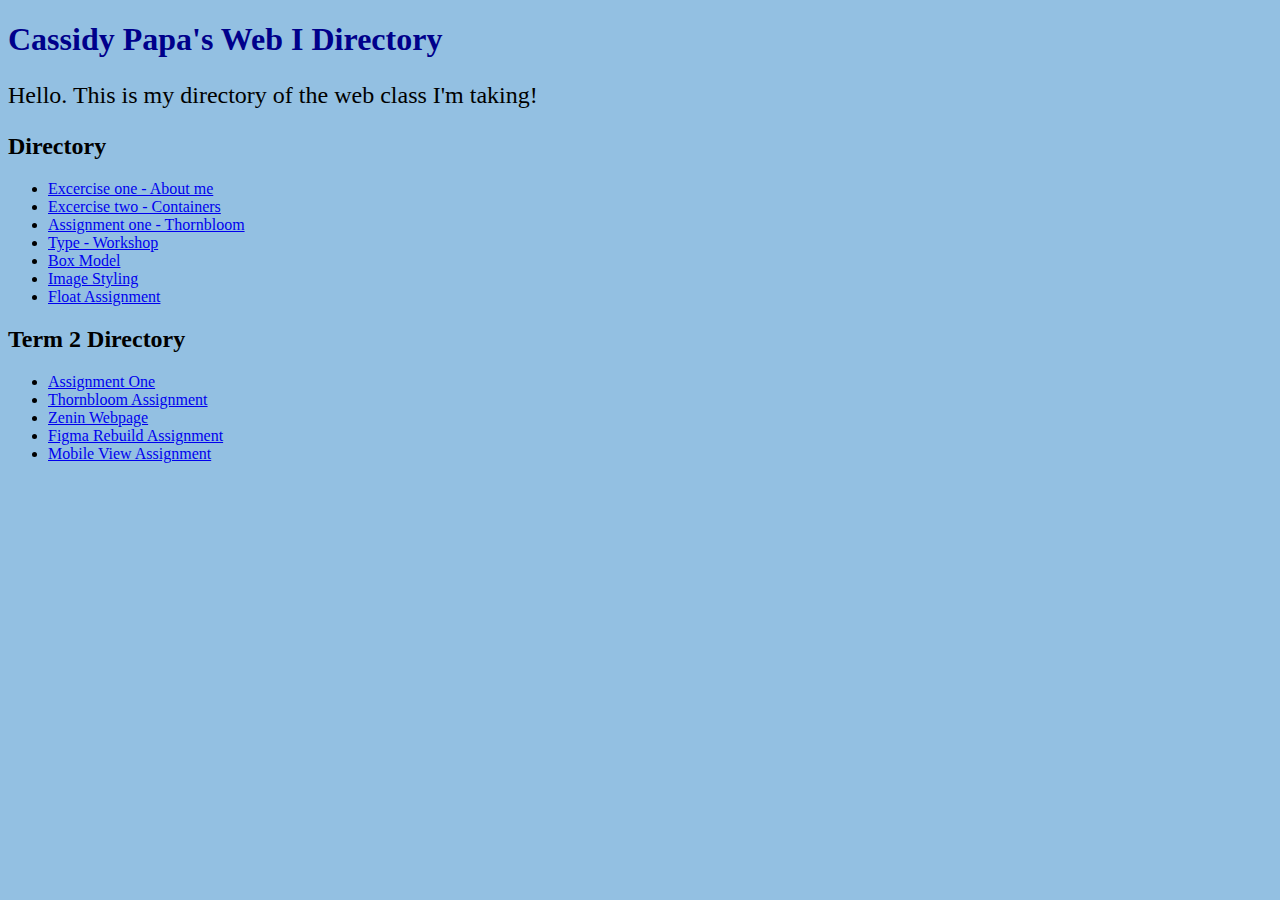
<file: index.html>
<!doctype html>
<html lang="en">
    <head>
        <meta charset="UTF-8" />
        <title>Cassidy Papa</title>
        <link rel="stylesheet" href="css/styles.css" />
    </head>
    <body>
        <h1>Cassidy Papa's Web I Directory</h1>

        <p class="big-p">Hello. This is my directory of the web class I'm taking!</p>
        <h2>Directory</h2>
        <ul>
            <li>
                <a href="exercise-one/cassidy.html">Excercise one - About me</a>
            </li>
            <li>
                <a href="exercise-two/index.html">Excercise two - Containers</a>
            </li>
            <li>
                <a href="assignment_4_thornbloom/Assignment_4_thornbloom.html">Assignment one - Thornbloom</a>
            </li>
            <li>
                <a href="type-workshop/type.html">Type - Workshop</a>
            </li>
            <li>
                <a href="box-model/box.html">Box Model</a>
            </li>
            <li>
                <a href="image-styling/image.html">Image Styling</a>
            </li>
            <li>
                <a href="float/float.html">Float Assignment</a>
            </li>
        </ul>
        <h2>Term 2 Directory</h2>
        <ul>
            <li>
                <a href="assignment-1/index.html">Assignment One</a>
            </li>
            <li>
                <a href="thornbloom-assignment/index.html">Thornbloom Assignment</a>
            </li>
            <li>
                <a href="assignment-2/index.html">Zenin Webpage</a>
            </li>
            <li>
                <a href="figma-rebuild/index.html">Figma Rebuild Assignment</a>
            </li>
            <li>
                <a href="provided-Site/index.html">Mobile View Assignment</a>
            </li>
        </ul>
    </body>
</html>
</file>
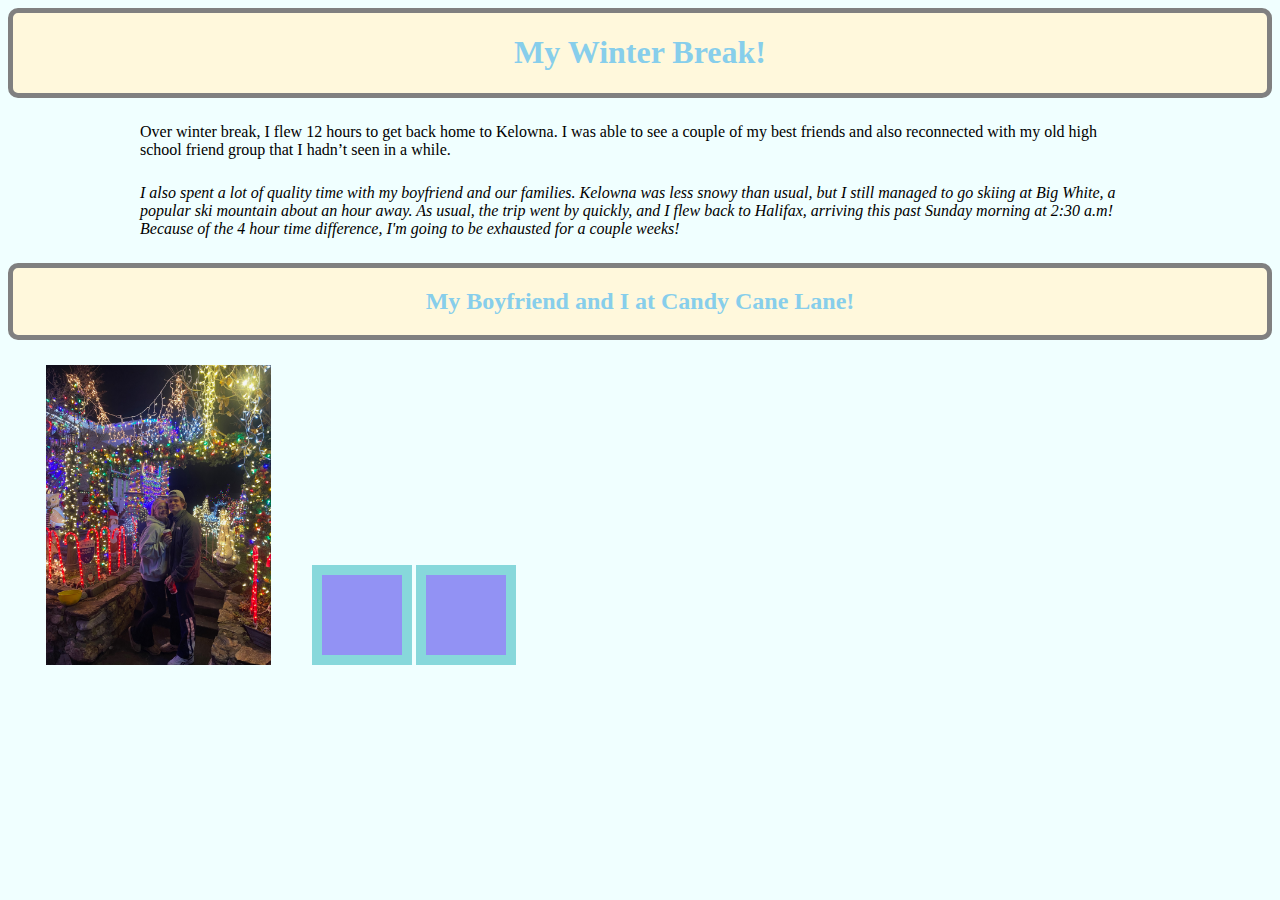
<file: assignment-1/index.html>
<!doctype html>
<html lang="en">
    <head>
        <meta charset="UTF-8" />
        <title>Assignment One</title>
        <link rel="stylesheet" href="styles.css" />
    </head>
    <body>
        <div class="box-1">
            <h1>My Winter Break!</h1>
        </div>
        <p>
            Over winter break, I flew 12 hours to get back home to Kelowna. I was able to see a couple of my best
            friends and also reconnected with my old high school friend group that I hadn’t seen in a while.
        </p>
        <p>
            <em
                >I also spent a lot of quality time with my boyfriend and our families. Kelowna was less snowy than
                usual, but I still managed to go skiing at Big White, a popular ski mountain about an hour away. As
                usual, the trip went by quickly, and I flew back to Halifax, arriving this past Sunday morning at 2:30
                a.m! Because of the 4 hour time difference, I'm going to be exhausted for a couple weeks!</em
            >
        </p>
        <section>
            <div class="box-4"><h2>My Boyfriend and I at Candy Cane Lane!</h2></div>
            <img src="IMG_0267.jpeg" alt="Description" class="image-1" />
                <div class="box-2"></div>
                <div class="box-3"></div>
        </section>
    </body>
</html>
</file>
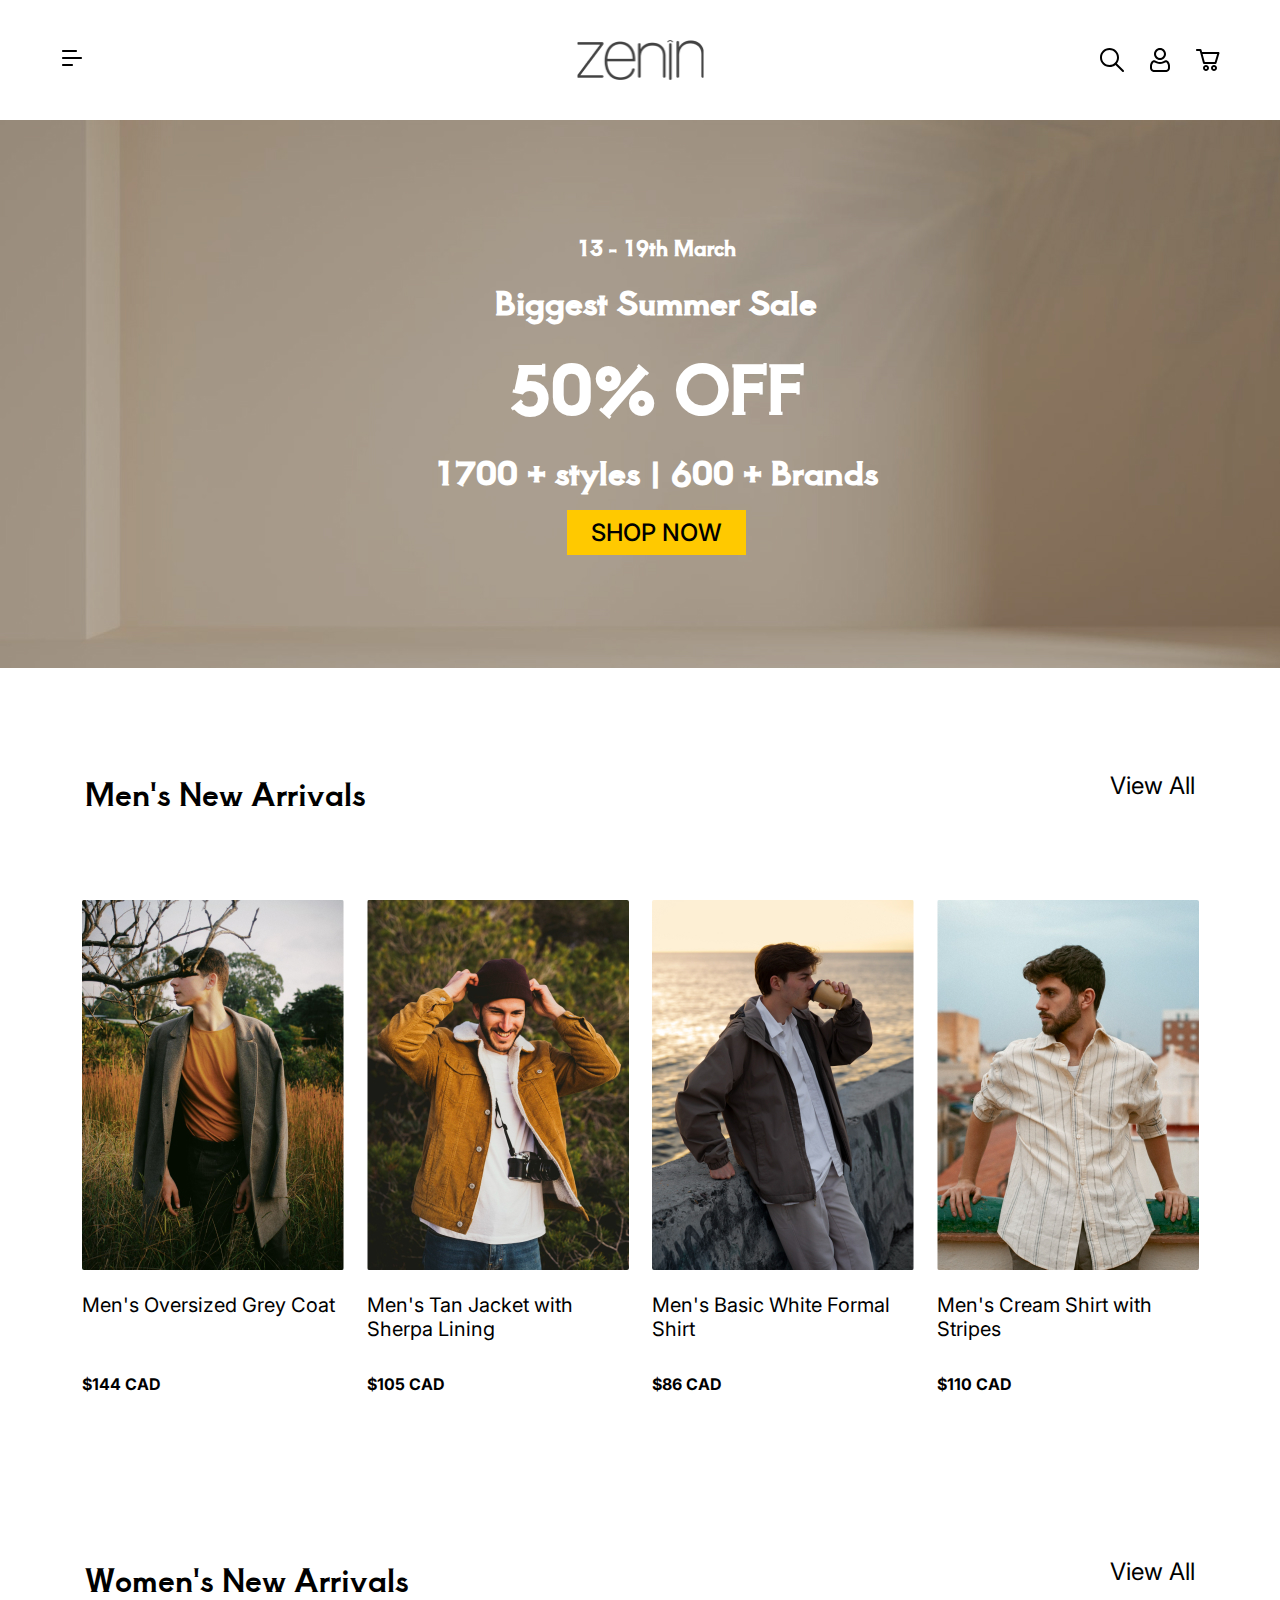
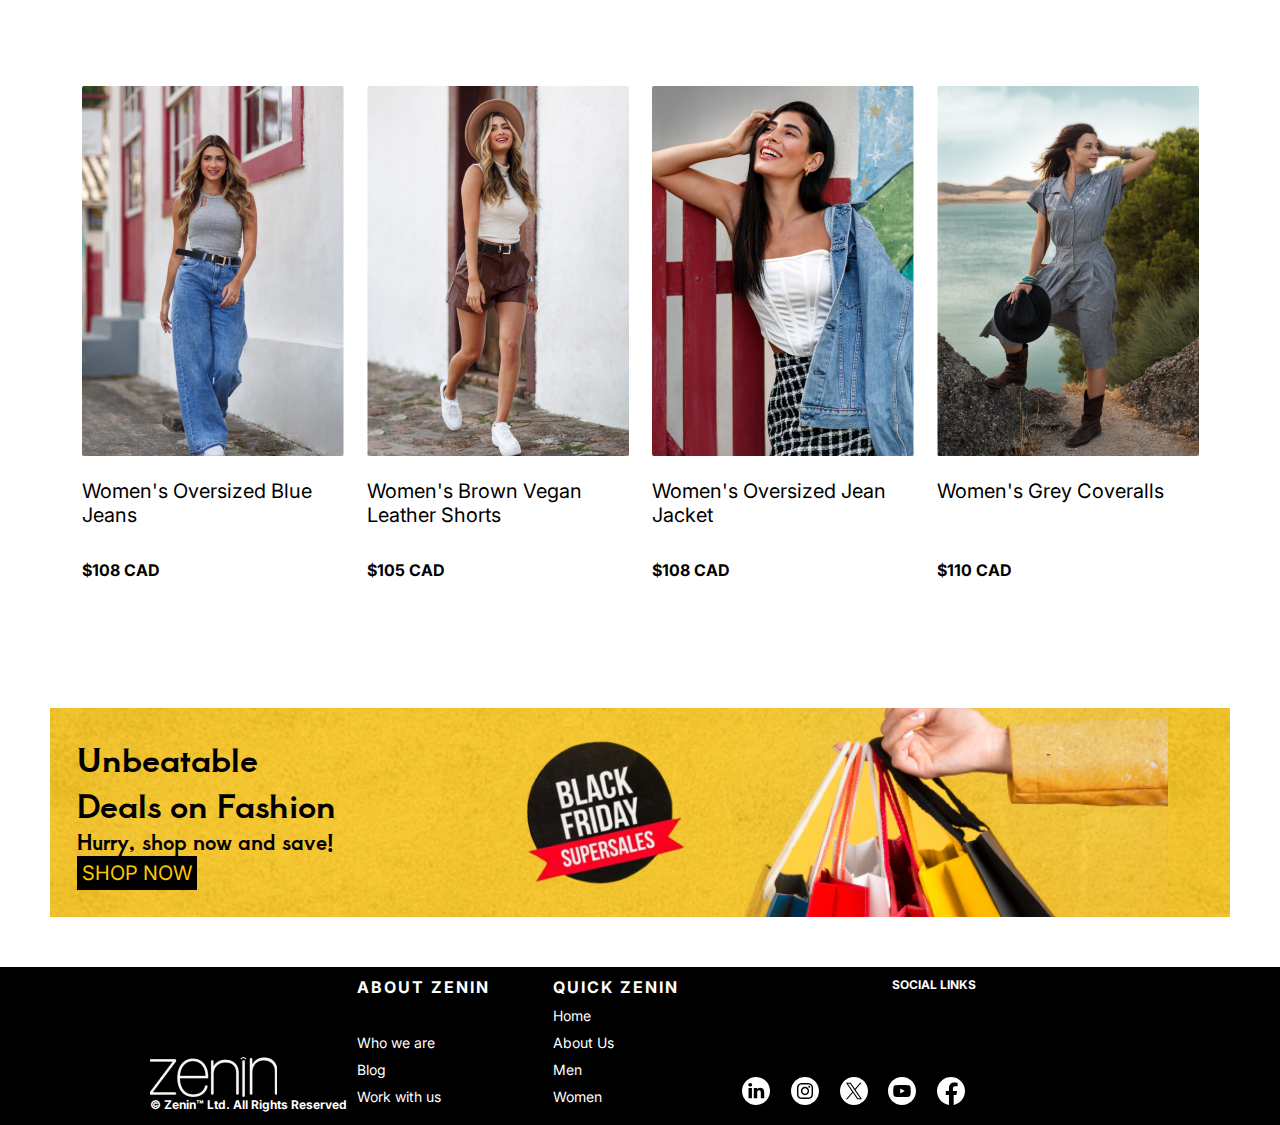
<file: assignment-2/index.html>
<!doctype html>
<html lang="en">
    <head>
        <meta charset="UTF-8" />
        <title>Zenin</title>
        <link rel="stylesheet" href="css/styles.css" />
        <link rel="preconnect" href="https://fonts.googleapis.com" />
        <link rel="preconnect" href="https://fonts.gstatic.com" crossorigin />
        <link rel="preconnect" href="https://fonts.googleapis.com" />
        <link rel="preconnect" href="https://fonts.gstatic.com" crossorigin />
        <link rel="preconnect" href="https://fonts.gstatic.com" crossorigin />
        <link
            href="https://fonts.googleapis.com/css2?family=Abril+Fatface&family=Aoboshi+One&family=Bona+Nova+SC:ital,wght@0,400;0,700;1,400&family=Dancing+Script:wght@400..700&family=Indie+Flower&family=Inter:ital,opsz,wght@0,14..32,100..900;1,14..32,100..900&family=Mate+SC&family=Merienda:wght@300..900&family=Permanent+Marker&family=Playwrite+GB+S:ital,wght@0,100..400;1,100..400&family=Rubik+Wet+Paint&family=Spicy+Rice&family=Unlock&display=swap"
            rel="stylesheet" />
    </head>
    <body>
        <!-- Navigation -->
        <header>
            <div class="left-items">
                <img alt="menu" src="images/menu.svg" />
            </div>
            <img class="logo-dark" alt="Zenin" src="images/zenin-dark.png" />
            <div class="right-items">
                <img alt="search" src="images/search.svg" />
                <img alt="account" src="images/account.svg" />
                <img alt="shopping cart" src="images/shopping-cart.svg" />
            </div>
        </header>

        <!-- Hero Banner -->
        <div class="hero">
            <h3>13 - 19th March</h3>
            <h2>Biggest Summer Sale</h2>
            <h1>50% OFF</h1>
            <h2>1700 + styles | 600 + Brands</h2>
            <a href="#" class="button">SHOP NOW</a>
        </div>
        <br />
        <!-- Main Content -->
        <main>
            <section class="heading-container">
                <section class="new-arrivals-box">
                    Men's New Arrivals
                    <div class="viewall-button-box">View All</div>
                </section>
            </section>

            <!--Men's Clothing Image Gallery-->
            <section class="image-gallery">
                <div class="image-container">
                    <div class="image-item">
                        <img alt="men-product-shots" src="images/men-product-01.jpg" />
                        <p>Men's Oversized Grey Coat</p>
                        <h4>$144 CAD</h4>
                    </div>
                    <div class="image-item">
                        <img alt="men-product-shots" src="images/men-product-02.jpg" />
                        <p>Men's Tan Jacket with Sherpa Lining</p>
                        <h4>$105 CAD</h4>
                    </div>
                    <div class="image-item">
                        <img alt="men-product-shots" src="images/men-product-03.jpg" />
                        <p>Men's Basic White Formal Shirt</p>
                        <h4>$86 CAD</h4>
                    </div>
                    <div class="image-item">
                        <img alt="men-product-shots" src="images/men-product-04.jpg" />
                        <p>Men's Cream Shirt with Stripes</p>
                        <h4>$110 CAD</h4>
                    </div>
                </div>
            </section>
            <section class="heading-container">
                <section class="new-arrivals-box">
                    Women's New Arrivals
                    <div class="viewall-button-box">View All</div>
                </section>
            </section>
            <!-- Womens Clothing Image Gallery -->
            <section class="image-gallery">
                <div class="image-container">
                    <div class="image-item">
                        <img alt="women-product-shots" src="images/women-product-01.jpg" />
                        <p>Women's Oversized Blue Jeans</p>
                        <h4>$108 CAD</h4>
                    </div>
                    <div class="image-item">
                        <img alt="women-product-shots" src="images/women-product-02.jpg" />
                        <p>Women's Brown Vegan Leather Shorts</p>
                        <h4>$105 CAD</h4>
                    </div>
                    <div class="image-item">
                        <img alt="women-product-shots" src="images/women-product-03.jpg" />
                        <p>Women's Oversized Jean Jacket</p>
                        <h4>$108 CAD</h4>
                    </div>
                    <div class="image-item">
                        <img alt="women-product-shots" src="images/women-product-04.jpg" />
                        <p>Women's Grey Coveralls</p>
                        <h4>$110 CAD</h4>
                    </div>
                </div>
            </section>
            
          <div class="ad">
            <h2 class="description">Unbeatable</h2>
            <h2 class="description">Deals on Fashion</h2>
              <h3 class="description">Hurry, shop now and save!</h3>
              <a href="#" class="button-two">SHOP NOW</a>
            </div>  
            
            
        </main>
        
        <!-- footer -->
        <footer>
        <div class="footer">
            <div class="footer-left">
                
                <img class="logo-light" alt="Zenin" src="images/zenin-light.png"/>
                <h5>© Zenin™ Ltd. All Rights Reserved</h5>
            </div></div>
            
            <div class="footer-right">
                <div class="footer-column">
                <h6>ABOUT ZENIN</h6>
                    <a href="#" class=linked-text> Who we are </a>
                    <a href="#">Blog</a>
                    <a hred="#">Work with us</a>
                </div>
            
            <div class="footer-column">
                <h6>QUICK ZENIN</h6>
                <a href="#" class="linked-text">Home</a>
                <a href="#">About Us</a>
                <a href="#">Men</a>
                <a href="#">Women</a>
                </div>
            <div class="footer-column">
                <h5>SOCIAL LINKS</h5>
                <div class= "social-links">
                <a href="#"><img class="social-link-img" alt="linkedin" src="images/linkedin.svg"></a>
                <a href="#"><img class="social-link-img" alt="instagram" src="images/instagram.svg"></a>
                 <a href="#"><img class="social-link-img" alt="twitter-x" src="images/x.svg"></a>
                <a href="#"><img class="social-link-img" alt="youtube" src="images/youtube.svg"></a>
                <a href="#"><img class="social-link-img" alt="facebook" src="images/facebook.svg"></a>
                </div>
                </div>
            </div>
            
        
        
        </footer>
    </body>
</html>
</file>
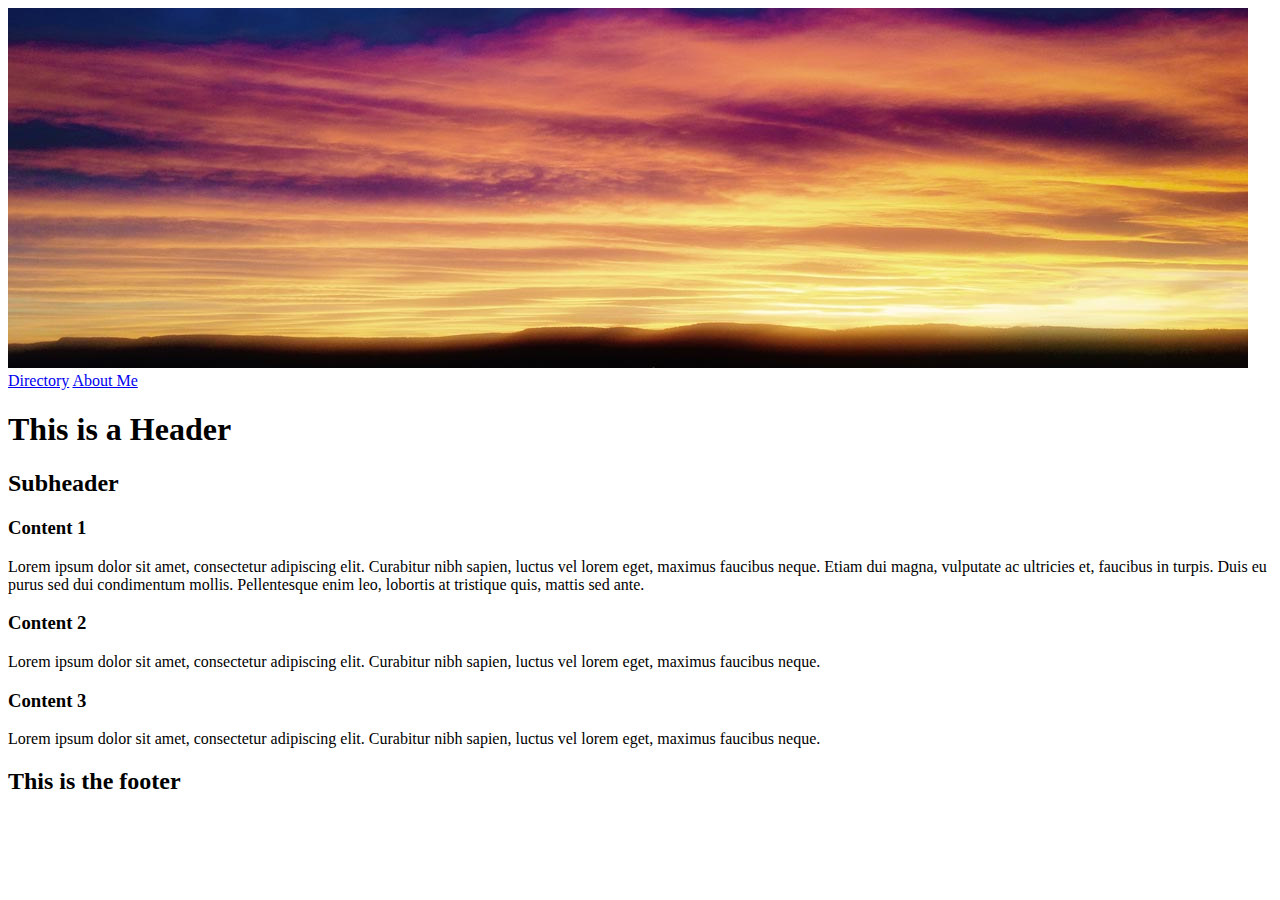
<file: exercise-two/index.html>
<!DOCTYPE html>
<html lang="en">
    <head>
        <meta charset="UTF-8" />
        <title>Container Workshop</title>
    </head>
    
    <body>
        
        <!-- Navigation Bar -->
        <div>
            <img src= "assets/easter-banner-background.jpg">
            <!-- Navigation -->
            <nav>
                <a href="../index.html">Directory</a>
                <a href="../exercise-one/cassidy.html">About Me</a>
            </nav>
        </div>
        
        <!-- Hero Section -->
        <header>
            <h1>This is a Header</h1>
            <h2>Subheader</h2>
        </header>
        
        <!-- Main Content -->
        <main>
            <!-- One Column -->
            <section>
                <h3>Content 1</h3>
                <p>Lorem ipsum dolor sit amet, consectetur adipiscing elit. Curabitur nibh sapien, luctus vel lorem eget, maximus faucibus neque. Etiam dui magna,
                    vulputate ac ultricies et, faucibus in turpis. Duis eu purus sed dui condimentum mollis. Pellentesque enim leo, lobortis at tristique quis, mattis sed ante.</p>
            </section>
            <!-- Two Columns -->
            <section>
                <!-- Card One -->
                <div>
                    <h3>Content 2</h3>
                    <p>Lorem ipsum dolor sit amet, consectetur adipiscing elit. Curabitur nibh sapien, luctus vel lorem eget, maximus faucibus neque.</p>
                </div>
                <!-- Card Two -->
                <div>
                    <h3>Content 3</h3>
                    <p>Lorem ipsum dolor sit amet, consectetur adipiscing elit. Curabitur nibh sapien, luctus vel lorem eget, maximus faucibus neque.</p>
                </div>
            </section>
        </main>
        
        <!-- Footer -->
        <footer>
            <h2>This is the footer</h2>
        </footer>
    </body>
</html>
</file>
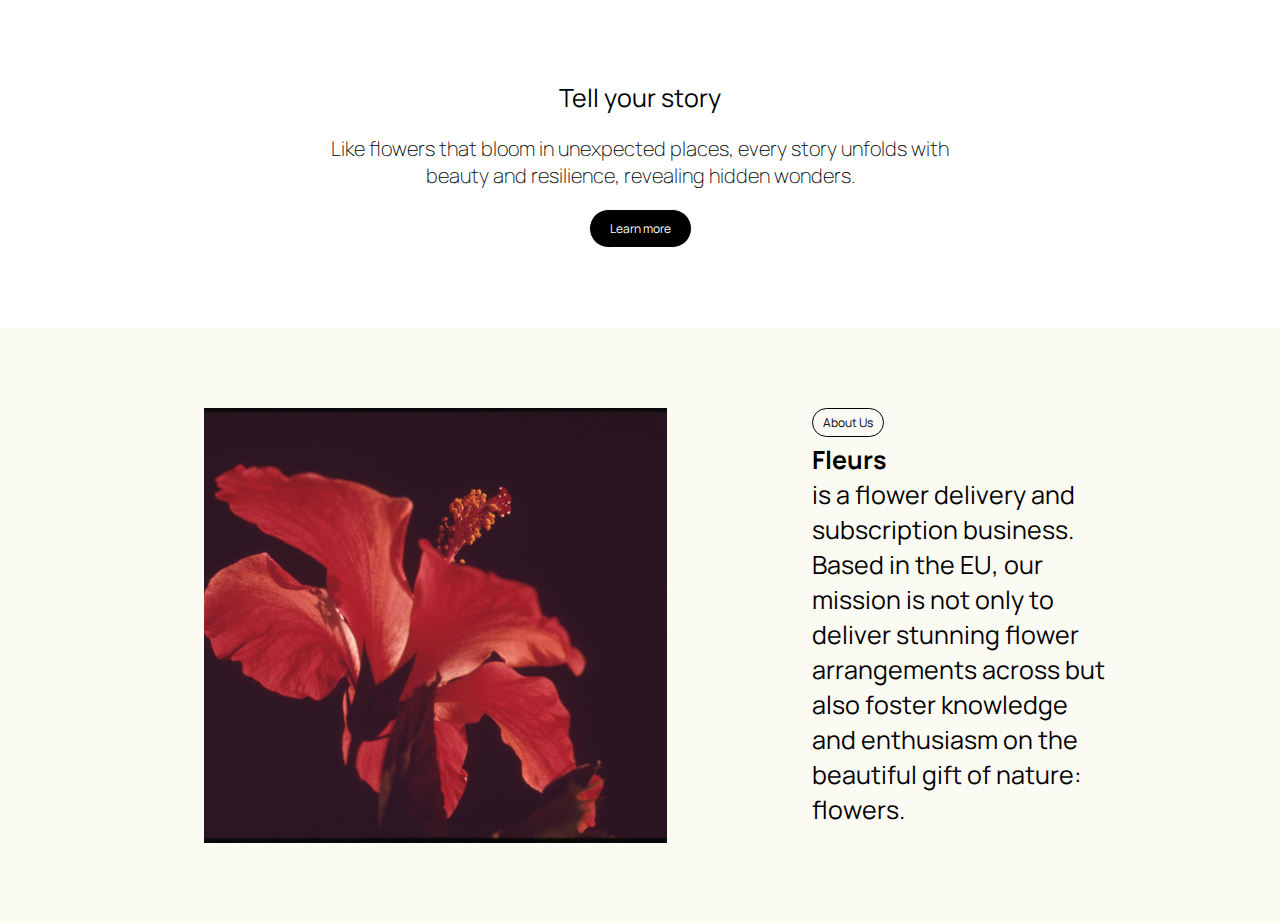
<file: figma-rebuild/index.html>
<!doctype html>
<html lang="en">
    <head>
        <meta charset="UTF-8" />
        <title>Figma Rebuild</title>
        <link rel="stylesheet" href="css/styles.css" />
        <link rel="preconnect" href="https://fonts.googleapis.com" />
        <link rel="preconnect" href="https://fonts.gstatic.com" crossorigin />
        <link href="https://fonts.googleapis.com/css2?family=Manrope:wght@200..800&display=swap" rel="stylesheet" />
    </head>
    <body>
        <section class="boxe-one">
            <div>
                <div class="heading">
                    <p>Tell your story</p>
                </div>
                <div class="written">
                <p class="p1">
                    Like flowers that bloom in unexpected places, every story unfolds with beauty and resilience,
                    revealing hidden wonders.
                </p>
            </div>
                <div>
                     <p class="badge-2">Learn more</p>
                     </div>
                
            </div>
        </section>

        <section class="background-color">
            <div class="inner">
                <div class="column-one">
                    <img alt="flower" src="images/image-from-rawpixel-id-8799471-original.jpg" />
                </div>
                <div class="text-box">
                    <p class="badge">About Us</p>
                    <p>
                        <strong> Fleurs </strong> is a flower delivery and subscription business. Based in the EU, our
                        mission is not only to deliver stunning flower arrangements across but also foster knowledge and
                        enthusiasm on the beautiful gift of nature: flowers.
                    </p>
                </div>
            </div>
        </section>
    </body>
</html>
</file>
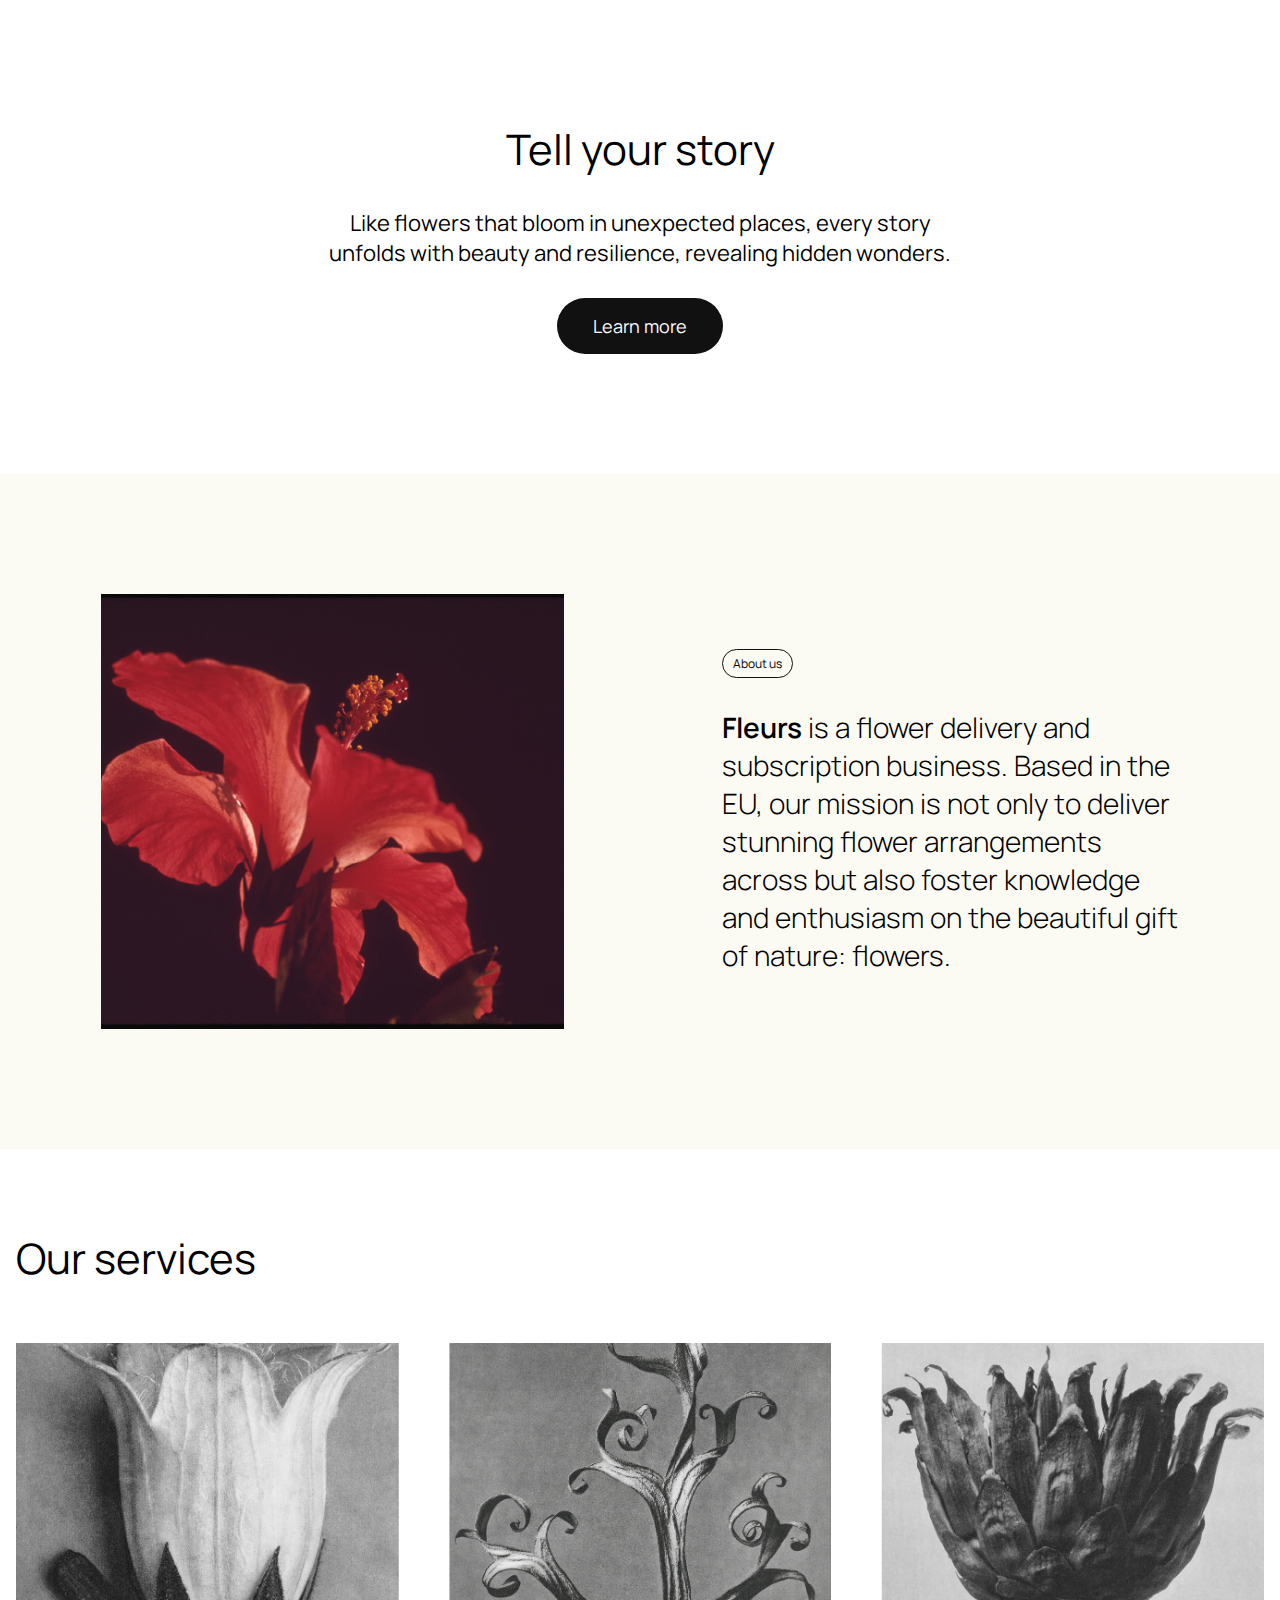
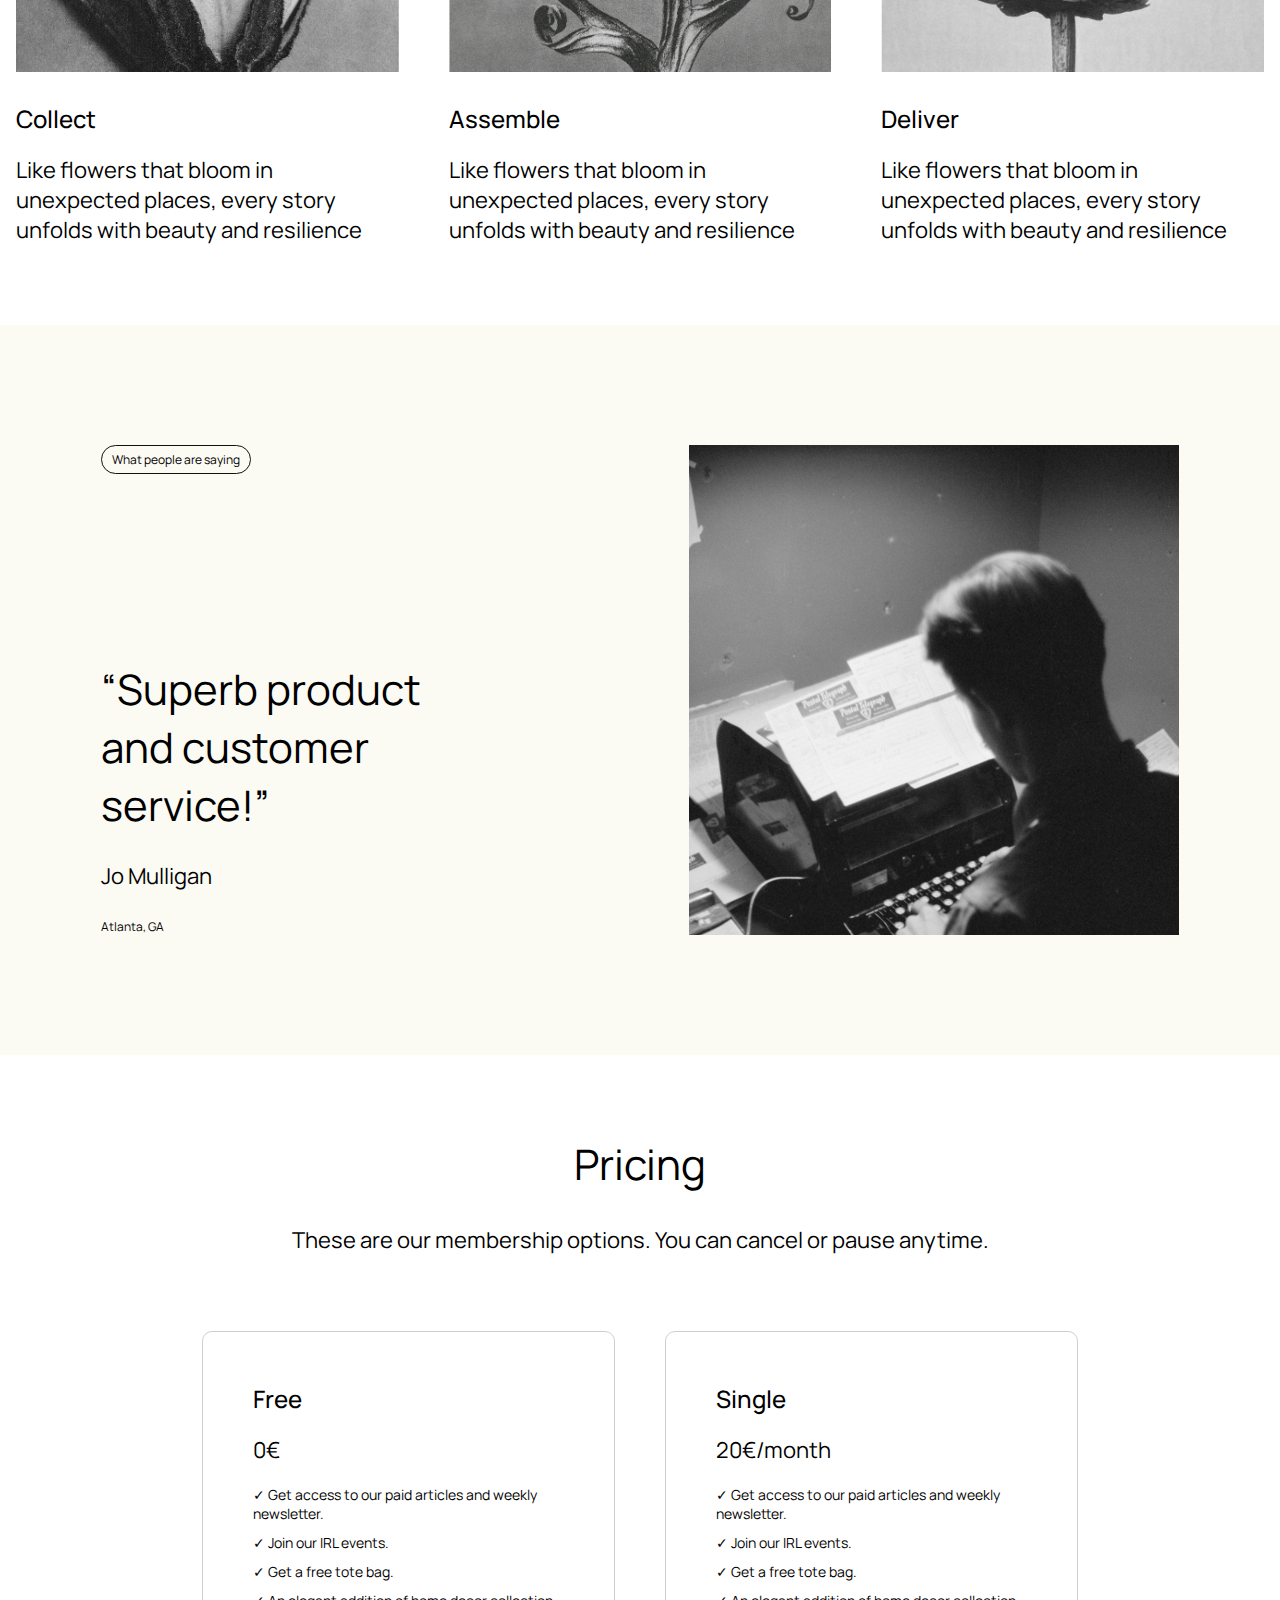
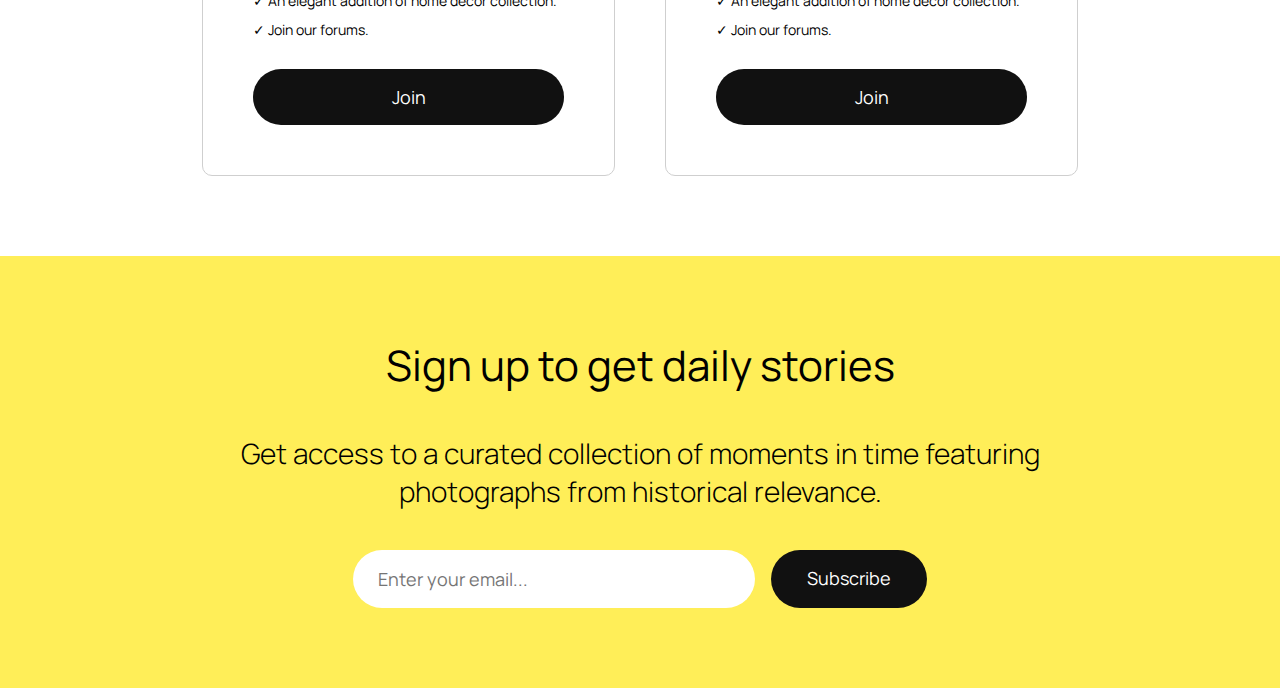
<file: provided-Site/index.html>
<!DOCTYPE html>
<html lang="en">
    <head>
        <meta charset="UTF-8" />
        <title>Stories</title>
        <link rel="stylesheet" href="css/styles.css"/>
        <link rel="preconnect" href="https://fonts.googleapis.com"/>
        <link rel="preconnect" href="https://fonts.gstatic.com" crossorigin.>
        <link href="https://fonts.googleapis.com/css2?family=Manrope:wght@200..800&display=swap" rel="stylesheet"/>
    </head>
    <body>
        <!-- Hero Section -->
        <section class="hero">
            <h1>Tell your story</h1>
            <p>Like flowers that bloom in unexpected places, every story unfolds with beauty and resilience, revealing hidden wonders.</p>
            <a href="#" class="button">Learn more</a>
        </section>
        
        <!-- About Section -->
        <section class="about">
            <div class="inner-container">
                <img alt="Red Hibiscus Flower" src="images/about-us.jpg"/>
                <div class="text">
                   <p class="badge">About us</p>
                    <p class="lg-text"><strong>Fleurs</strong> is a flower delivery and subscription business. Based in the EU, our mission is not only to deliver stunning flower arrangements across but also foster knowledge and enthusiasm on the beautiful gift of nature: flowers.</p>
                </div>
            </div>
        </section>
        
        <!-- Services Section -->
        <section class="our-services">
            <div class="inner-container">
                <h2>Our services</h2>
                <div class="services">
                    <div class="service">
                        <img alt="Tulipet" src="images/services-01.jpg"/>
                        <div class="text">
                            <h3>Collect</h3>
                            <p>Like flowers that bloom in unexpected places, every story unfolds with beauty and resilience</p>
                        </div>
                    </div>
                    
                    <div class="service">
                        <img alt="Delphinium" src="images/services-02.jpg"/>
                        <div class="text">
                            <h3>Assemble</h3>
                            <p>Like flowers that bloom in unexpected places, every story unfolds with beauty and resilience</p>
                        </div>
                    </div>
                    
                    <div class="service">
                        <img alt="Centaurea Ruthenica" src="images/services-03.jpg"/>
                        <div class="text">
                            <h3>Deliver</h3>
                            <p>Like flowers that bloom in unexpected places, every story unfolds with beauty and resilience</p>
                        </div>
                    </div>
                </div>
            </div>
        </section>
        
        <!-- Testimonial Section -->
        <section class="testimonial">
            <div class="inner-container">
                <div class="text">
                    <p class="badge">What people are saying</p>
                    <div class="quote">
                        <h2>“Superb product and customer service!”</h2>
                        <p>Jo Mulligan</p>
                        <p class="location">Atlanta, GA</p>
                    </div>
                </div>
                <img alt="Person at typewriter" src="images/testimonial.jpg"/>
            </div>
        </section>
        
        <!-- Pricing Section -->
        <section class="pricing">
            <div class="text">
                <h2>Pricing</h2>
                <p>These are our membership options. You can cancel or pause anytime.</p>
            </div>
            <div class="options">
                <div class="option">
                    <div class="text">
                        <h3>Free</h3>
                        <p>0€</p>
                        <ul>
                            <li class="list-item">✓︎ Get access to our paid articles and weekly newsletter.</li>
                            <li class="list-item">✓ Join our IRL events.</li>
                            <li class="list-item">✓ Get a free tote bag.</li>
                            <li class="list-item">✓︎ An elegant addition of home decor collection.</li>
                            <li class="list-item">✓ Join our forums.</li>
                        </ul>
                    </div>
                    <a href="#" class="button">Join</a>
                </div>
                
                <div class="option">
                    <div class="text">
                        <h3>Single</h3>
                        <p>20€/month</p>
                        <ul>
                            <li class="list-item">✓︎ Get access to our paid articles and weekly newsletter.</li>
                            <li class="list-item">✓ Join our IRL events.</li>
                            <li class="list-item">✓ Get a free tote bag.</li>
                            <li class="list-item">✓︎ An elegant addition of home decor collection.</li>
                            <li class="list-item">✓ Join our forums.</li>
                        </ul>
                    </div>
                    <a href="#" class="button">Join</a>
                </div>
            </div>
        </section>
        
        <!-- CTA: Newsletter Sign Up -->
        <section class="cta">
            <h2>Sign up to get daily stories</h2>
            <p class="lg-text">Get access to a curated collection of moments in time featuring photographs from historical relevance.</p>
            <div class="email-form">
                <input type="email" id="email" name="email" placeholder="Enter your email...">
                <a href="#" class="button">Subscribe</a>
            </div>
        </section>
    </body>
</html>
</file>
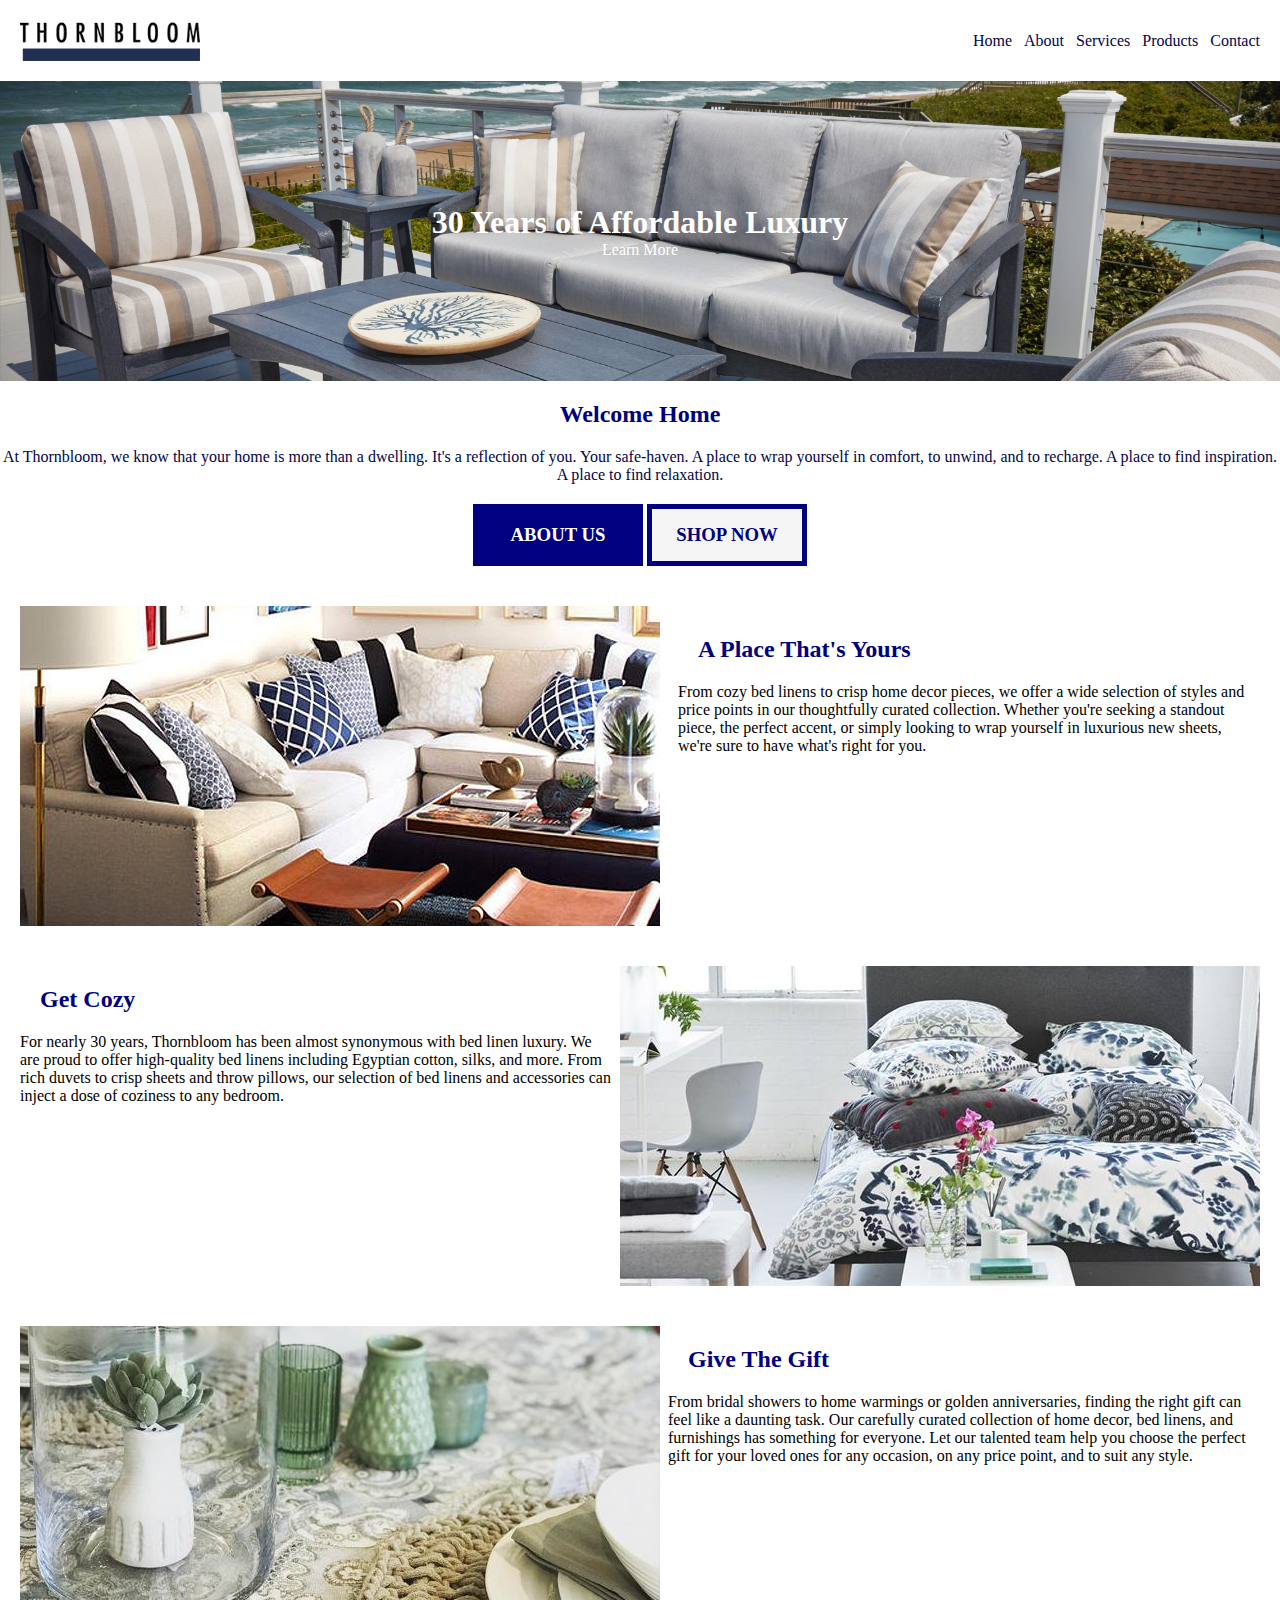
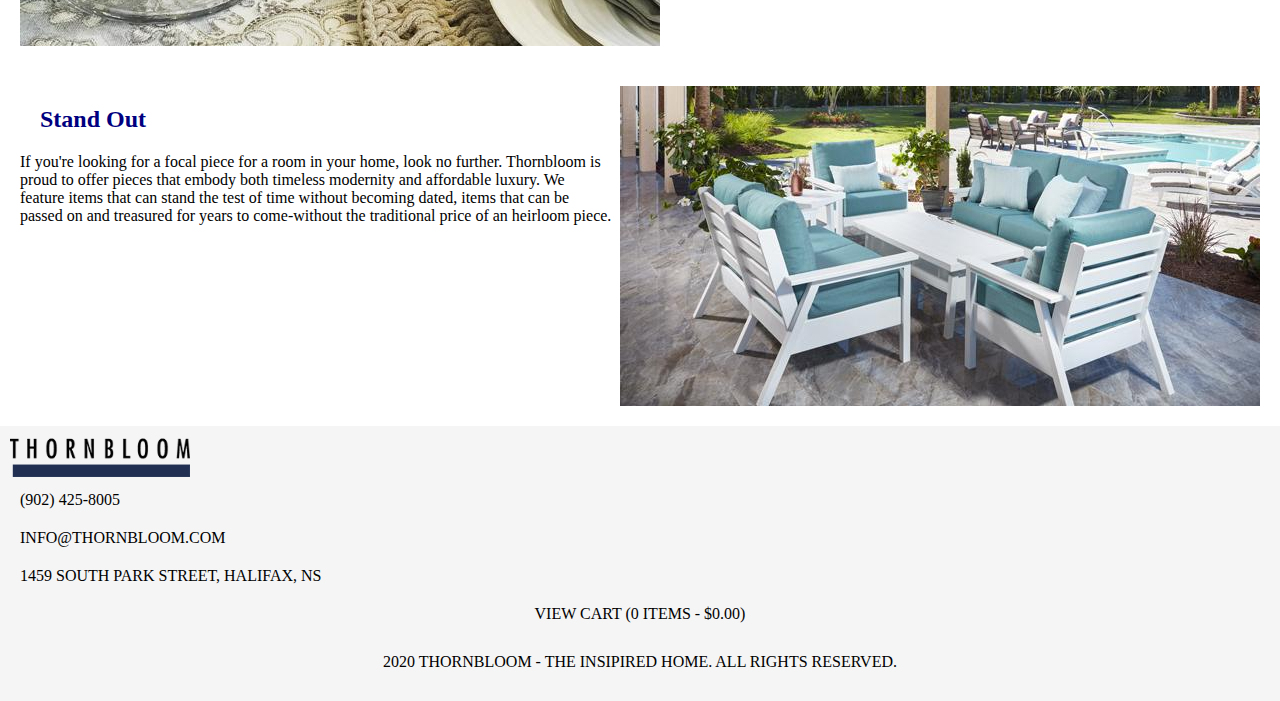
<file: thornbloom-assignment/index.html>
<!doctype html>
<html lang="en">
    <head>
        <meta charset="UTF-8" />
        <title>Thornbloom Website</title>
        <link rel="stylesheet" href="css/styles.css" />
    </head>

    <body>
        <header>
            <img class="logo" alt="logo" src="images/thornbloom-logo.png" />
            <nav>
                <a href="">Home</a>
                <a href="">About</a>
                <a href="">Services</a>
                <a href="">Products</a>
                <a href="">Contact</a>
            </nav>
        </header>

        <div class="hero">
            <h1>30 Years of Affordable Luxury</h1>
            <p>Learn More</p>
        </div>

        <div class="intro">
            <h2>Welcome Home</h2>
            <p>
                At Thornbloom, we know that your home is more than a dwelling. It's a reflection of you. Your
                safe-haven. A place to wrap yourself in comfort, to unwind, and to recharge. A place to find
                inspiration. A place to find relaxation.
            </p>
            <div class="buttons">
                <div class="button-1">
                    <h3>ABOUT US</h3>
                </div>
                <div class="button-2">
                    <h3>SHOP NOW</h3>
                </div>
            </div>
        </div>

        <section class="boxes">
            <img class="first-image" alt="first-image" src="images/callout-img-01.jpg" />

            <div class="first-text">
                <h2>A Place That's Yours</h2>
                <p>
                    From cozy bed linens to crisp home decor pieces, we offer a wide selection of styles and price
                    points in our thoughtfully curated collection. Whether you're seeking a standout piece, the perfect
                    accent, or simply looking to wrap yourself in luxurious new sheets, we're sure to have what's right
                    for you.
                </p>
            </div>
        </section>

        <section class="boxes">
            <div class="second-text">
                <h2>Get Cozy</h2>
                <p>
                    For nearly 30 years, Thornbloom has been almost synonymous with bed linen luxury. We are proud to
                    offer high-quality bed linens including Egyptian cotton, silks, and more. From rich duvets to crisp
                    sheets and throw pillows, our selection of bed linens and accessories can inject a dose of coziness
                    to any bedroom.
                </p>
            </div>
            <img class="second-image" alt="second-image" src="images/callout-img-02.jpg" />
        </section>

        <section class="boxes">
            <img class="third-image" alt="third-image" src="images/callout-img-03.jpg" />
            <div class="third-text">
                <h2>Give The Gift</h2>
                <p>
                    From bridal showers to home warmings or golden anniversaries, finding the right gift can feel like a
                    daunting task. Our carefully curated collection of home decor, bed linens, and furnishings has
                    something for everyone. Let our talented team help you choose the perfect gift for your loved ones
                    for any occasion, on any price point, and to suit any style.
                </p>
            </div>
        </section>

        <section class="boxes">
            <div class="fourth-text">
                <h2>Stand Out</h2>
                <p>
                    If you're looking for a focal piece for a room in your home, look no further. Thornbloom is proud to
                    offer pieces that embody both timeless modernity and affordable luxury. We feature items that can
                    stand the test of time without becoming dated, items that can be passed on and treasured for years
                    to come-without the traditional price of an heirloom piece.
                </p>
            </div>
            <img class="fourth-image" alt="fourth-image" src="images/callout-img-04.jpg" />
        </section>
        <footer>
            <img class="logo" alt="logo" src="images/thornbloom-logo.png" />
            <div class="p1">
                <p>(902) 425-8005</p>
            </div>
            <div class="p2">
                <p>INFO@THORNBLOOM.COM</p>
            </div>
            <div class="p3">
                <p>1459 SOUTH PARK STREET, HALIFAX, NS</p>
            </div>
<div class="p5">VIEW CART (0 ITEMS - $0.00)</div>
            <div class="p4">2020 THORNBLOOM - THE INSIPIRED HOME. ALL RIGHTS RESERVED.</div>
            
        </footer>
    </body>
</html>
</file>
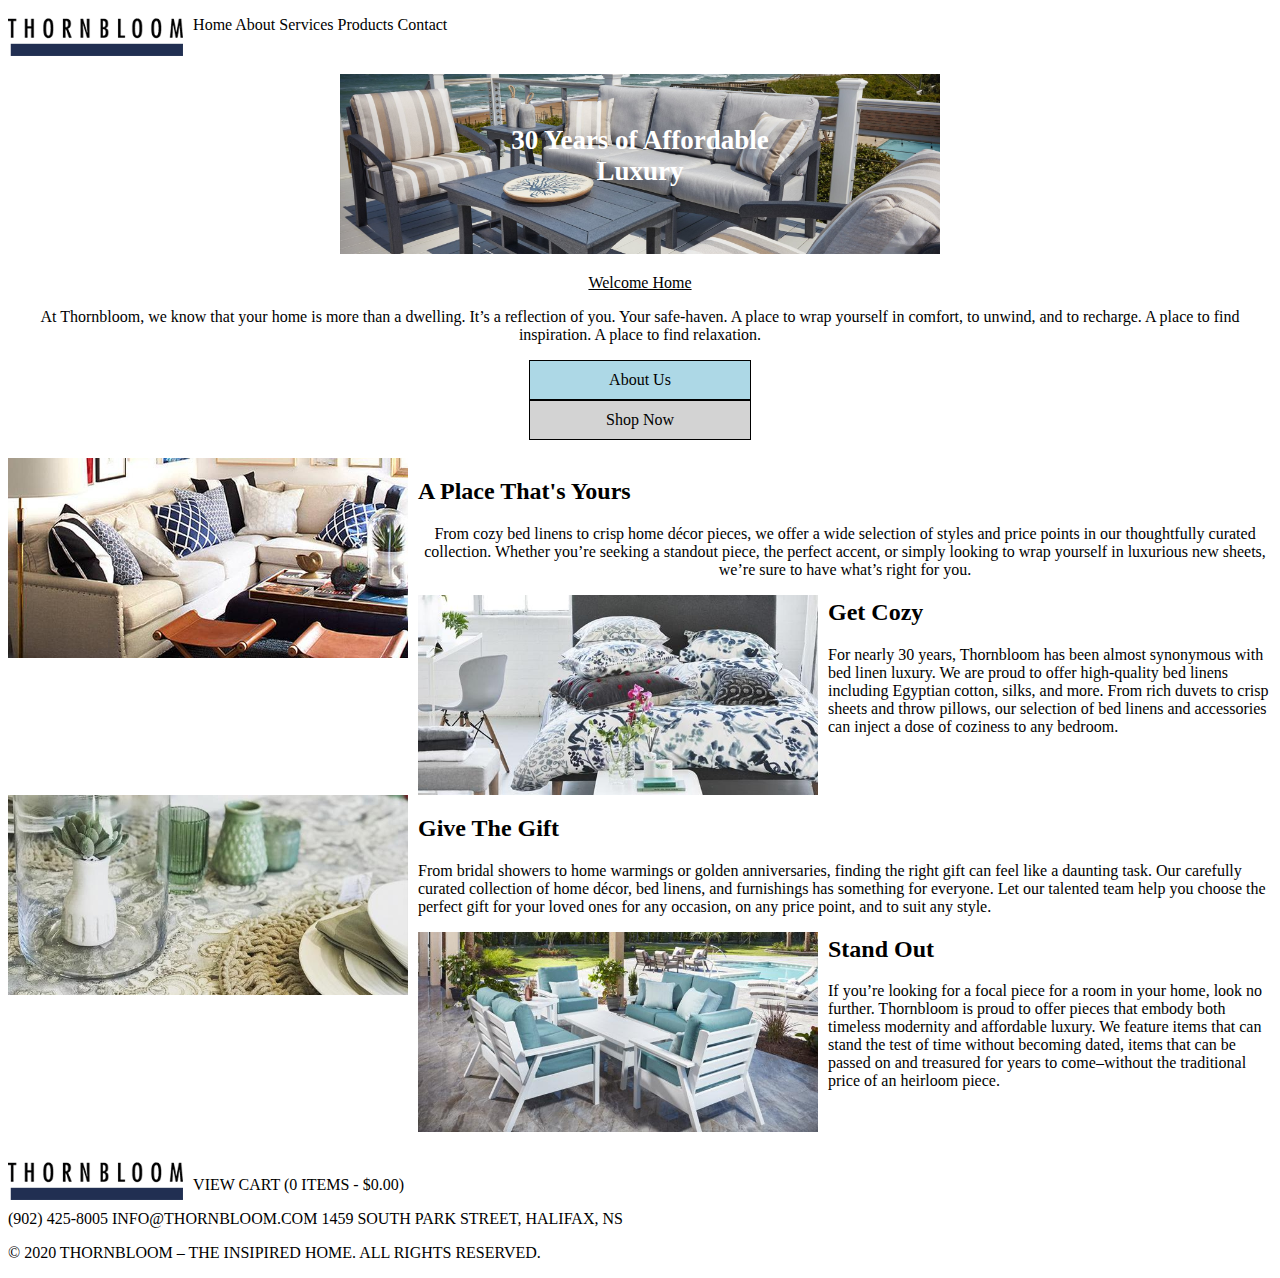
<file: assignment_4_thornbloom/Assignment_4_thornbloom.html>
<!doctype html>
<html lang="en">
    <head>
        <meta charset="UTF-8" />
        <title>Container Workshop</title>
    </head>

    <body>
        <!-- Navigation Bar -->

        <img
            src="thornbloom-website/images/thornbloom-logo.png"
            height="40"
            alt="Description"
            style="float: left; margin-right: 10px" />

        <p>Home About Services Products Contact</p>
        <div style="clear: both"></div>
<br>
        <div style="text-align: center">
            <div style="position: relative; display: inline-block">
                <img
                    src="thornbloom-website/images/banner-img.jpg"
                    alt="Description"
                    style="width: 600px; height: auto" />
                <p
                    style="
                        position: absolute;
                        top: 30%;
                        left: 50%;
                        transform: translate(-50%, -50%);
                        color: white;
                        font-size: 27px;
                    ">
                    <strong>30 Years of Affordable Luxury</strong>
                </p>
            </div>
        </div>

        <div>
            <p style="text-align: center"><u>Welcome Home</u></p>
            <p style="text-align: center">
                At Thornbloom, we know that your home is more than a dwelling. It’s a reflection of you. Your
                safe-haven. A place to wrap yourself in comfort, to unwind, and to recharge. A place to find
                inspiration. A place to find relaxation.
            </p>

            <div
                style="
                    background-color: lightblue;
                    padding: 10px;
                    width: 60px;
                    border: 1px solid #000;
                    width: 200px;
                    margin: 0 auto;
                    text-align: center;
                ">
                About Us
            </div>

            <div
                style="
                    background-color: lightgray;
                    padding: 10px;
                    border: 1px solid #000;
                    width: 200px;
                    margin: 0 auto;
                    text-align: center;
                ">
                Shop Now
            </div>
<br>
            <img
                src="thornbloom-website/images/callout-img-01.jpg"
                width="400"
                alt="Description"
                style="float: left; margin-right: 10px" />
            <div>
                <h2>A Place That's Yours</h2>
            </div>
            <p style="text-align: center">
                From cozy bed linens to crisp home décor pieces, we offer a wide selection of styles and price points in
                our thoughtfully curated collection. Whether you’re seeking a standout piece, the perfect accent, or
                simply looking to wrap yourself in luxurious new sheets, we’re sure to have what’s right for you.
            </p>

            <img
                src="thornbloom-website/images/callout-img-02.jpg"
                width="400"
                alt="Description"
                style="float: left; margin-right: 10px" />
            <div>
                <h2>Get Cozy</h2>
            </div>
            <p>
                For nearly 30 years, Thornbloom has been almost synonymous with bed linen luxury. We are proud to offer
                high-quality bed linens including Egyptian cotton, silks, and more. From rich duvets to crisp sheets and
                throw pillows, our selection of bed linens and accessories can inject a dose of coziness to any bedroom.
            </p>
            <div style="clear: both"></div>

            <img
                src="thornbloom-website/images/callout-img-03.jpg"
                width="400"
                alt="Description"
                style="float: left; margin-right: 10px" />
            <div>
                <h2>Give The Gift</h2>
            </div>
            <p>
                From bridal showers to home warmings or golden anniversaries, finding the right gift can feel like a
                daunting task. Our carefully curated collection of home décor, bed linens, and furnishings has something
                for everyone. Let our talented team help you choose the perfect gift for your loved ones for any
                occasion, on any price point, and to suit any style.
            </p>
            <img
                src="thornbloom-website/images/callout-img-04.jpg"
                width="400"
                alt="Description"
                style="float: left; margin-right: 10px" />
            <div>
                <h2>Stand Out</h2>
            </div>
            <p>
                If you’re looking for a focal piece for a room in your home, look no further. Thornbloom is proud to
                offer pieces that embody both timeless modernity and affordable luxury. We feature items that can stand
                the test of time without becoming dated, items that can be passed on and treasured for years to
                come–without the traditional price of an heirloom piece.
            </p>
            <br>
            <br>
            <br>
            <img
                src="thornbloom-website/images/thornbloom-logo.png"
                height="40"
                alt="Description"
                style="float: left; margin-right: 10px" />
            <div>
                <p>VIEW CART (0 ITEMS - $0.00)</p>
                <p>(902) 425-8005 INFO@THORNBLOOM.COM 1459 SOUTH PARK STREET, HALIFAX, NS</p>
                <p>© 2020 THORNBLOOM – THE INSIPIRED HOME. ALL RIGHTS RESERVED.</p>
            </div>

            <!-- Clear the float -->
        </div>
    </body>
</html>
</file>
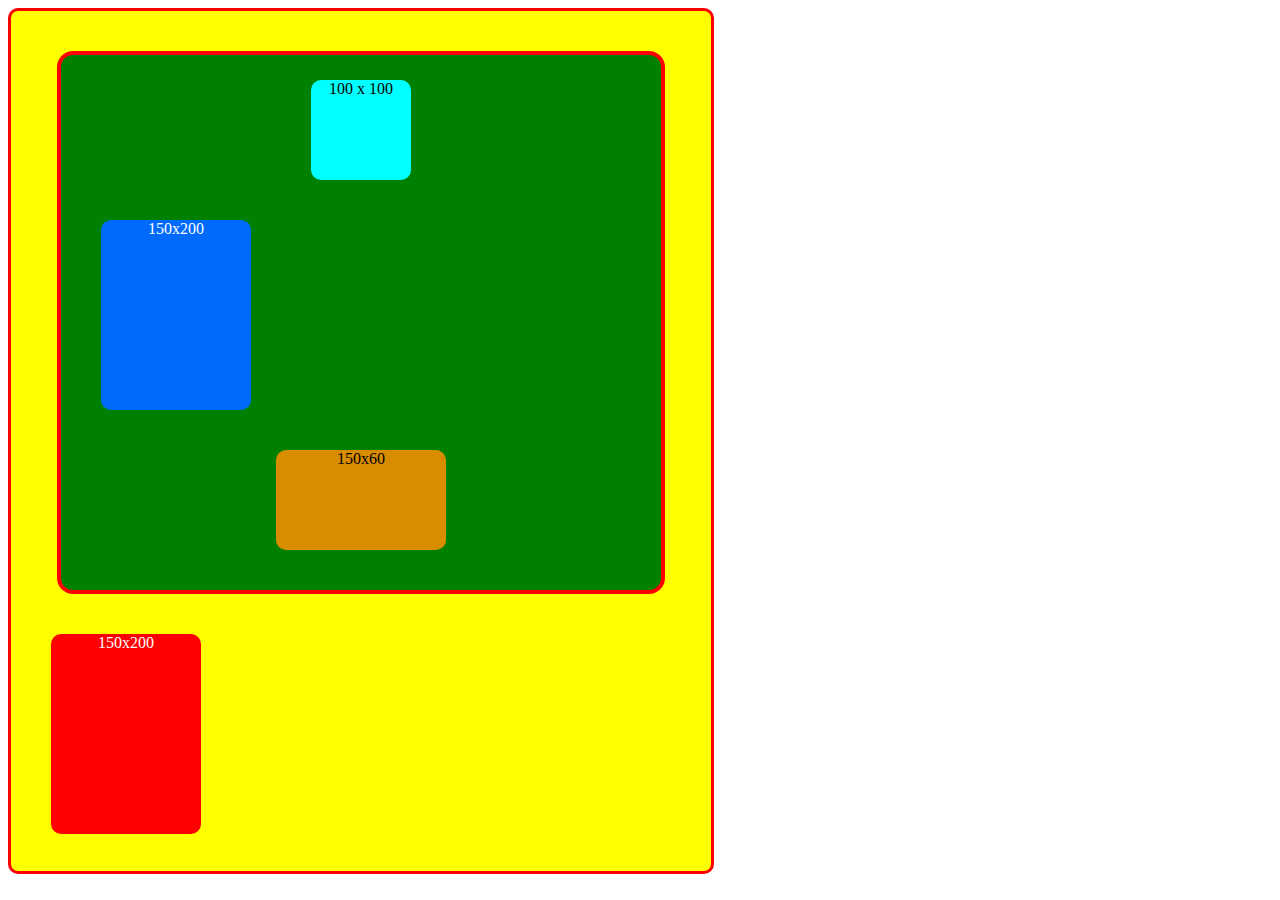
<file: box-model/box.html>
<!DOCTYPE html>
<html lang="en">
    <head>
        <meta charset="UTF-8" />
        <title>Box Model</title>
    <link rel="stylesheet"
          href="styles.css"/>
    </head>
    <body>
    <div class="yellow-box">
    <div class="green-container">
        <div class="box-one"> 
            <p>100 x 100 </p>
        </div>
        <div class="box-two">
            <p>150x200</p>
        </div>
        <div class="box-three">
            <p>150x60</p>
        </div>
    </div>
    <div class="box-four">
        <p>150x200</p>
</div>
</div>
</body>
</html>
</file>
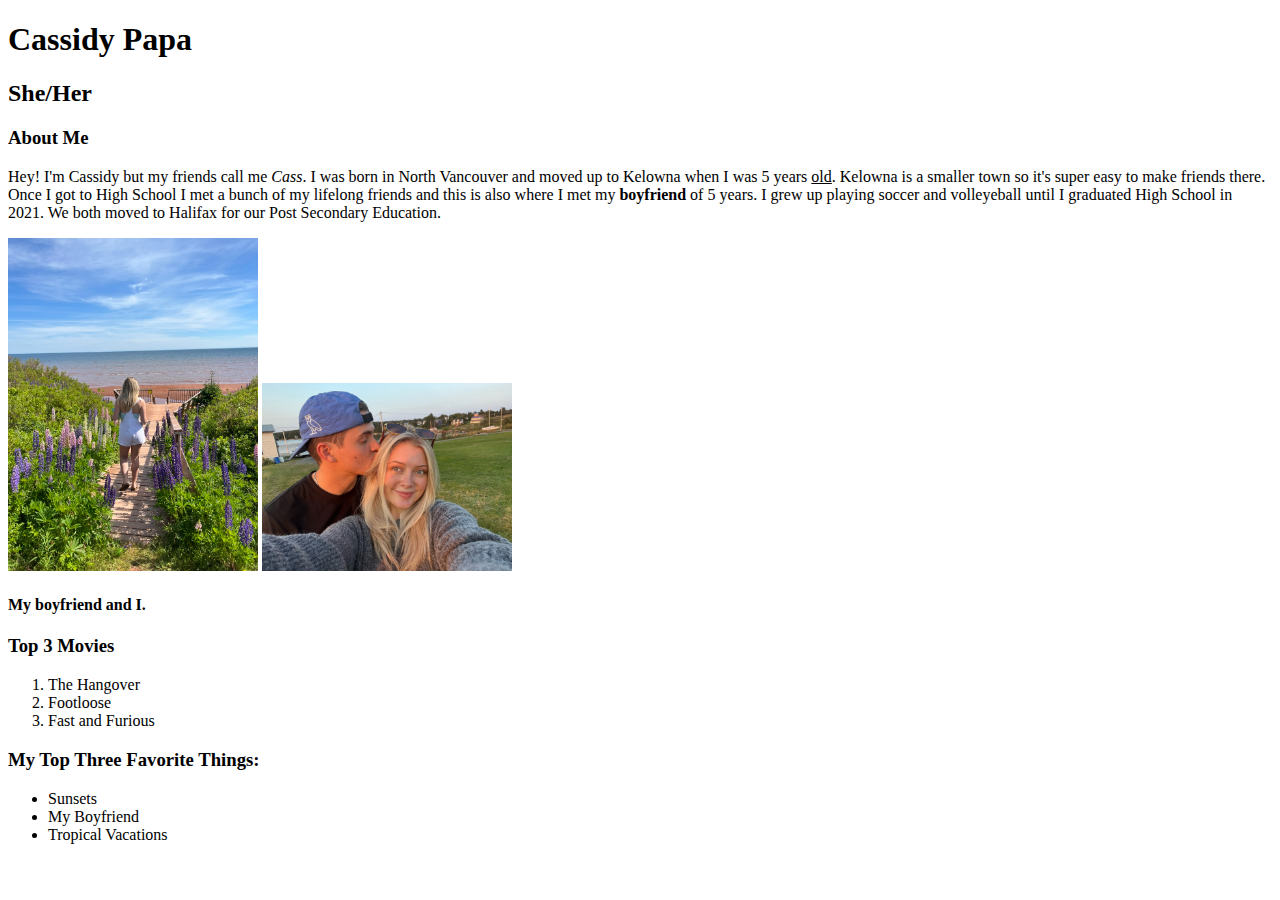
<file: exercise-one/cassidy.html>
<!doctype html>
<html lang="en">
    <head>
        <meta charset="UTF-8" />
        <title>Cassidy Papa</title>
    </head>

    <body>
        <h1>Cassidy Papa</h1>
        <h2>She/Her</h2>
        <h3>About Me</h3>
        <p>
            Hey! I'm Cassidy but my friends call me <em>Cass</em>. I was born in North Vancouver and moved up to Kelowna
            when I was 5 years <u>old</u>. Kelowna is a smaller town so it's super easy to make friends there. Once I
            got to High School I met a bunch of my lifelong friends and this is also where I met my
            <strong>boyfriend</strong> of 5 years. I grew up playing soccer and volleyeball until I graduated High
            School in 2021. We both moved to Halifax for our Post Secondary Education.
        </p>

        <img src="assets/me.jpeg" width="250px" alt="Me" />

        <img src="assets/ethan.jpeg" width="250px" alt="Ethan" />

        <h4>My boyfriend and I.</h4>
        <h3>Top 3 <strong>Movies</strong></h3>

        <ol>
            <li>The Hangover</li>
            <li>Footloose</li>
            <li>Fast and Furious</li>
        </ol>

        <h3>My Top Three <strong>Favorite</strong> Things:</h3>
        <ul>
            <li>Sunsets</li>
            <li>My Boyfriend</li>
            <li>Tropical Vacations</li>
        </ul>
    </body>
</html>
</file>
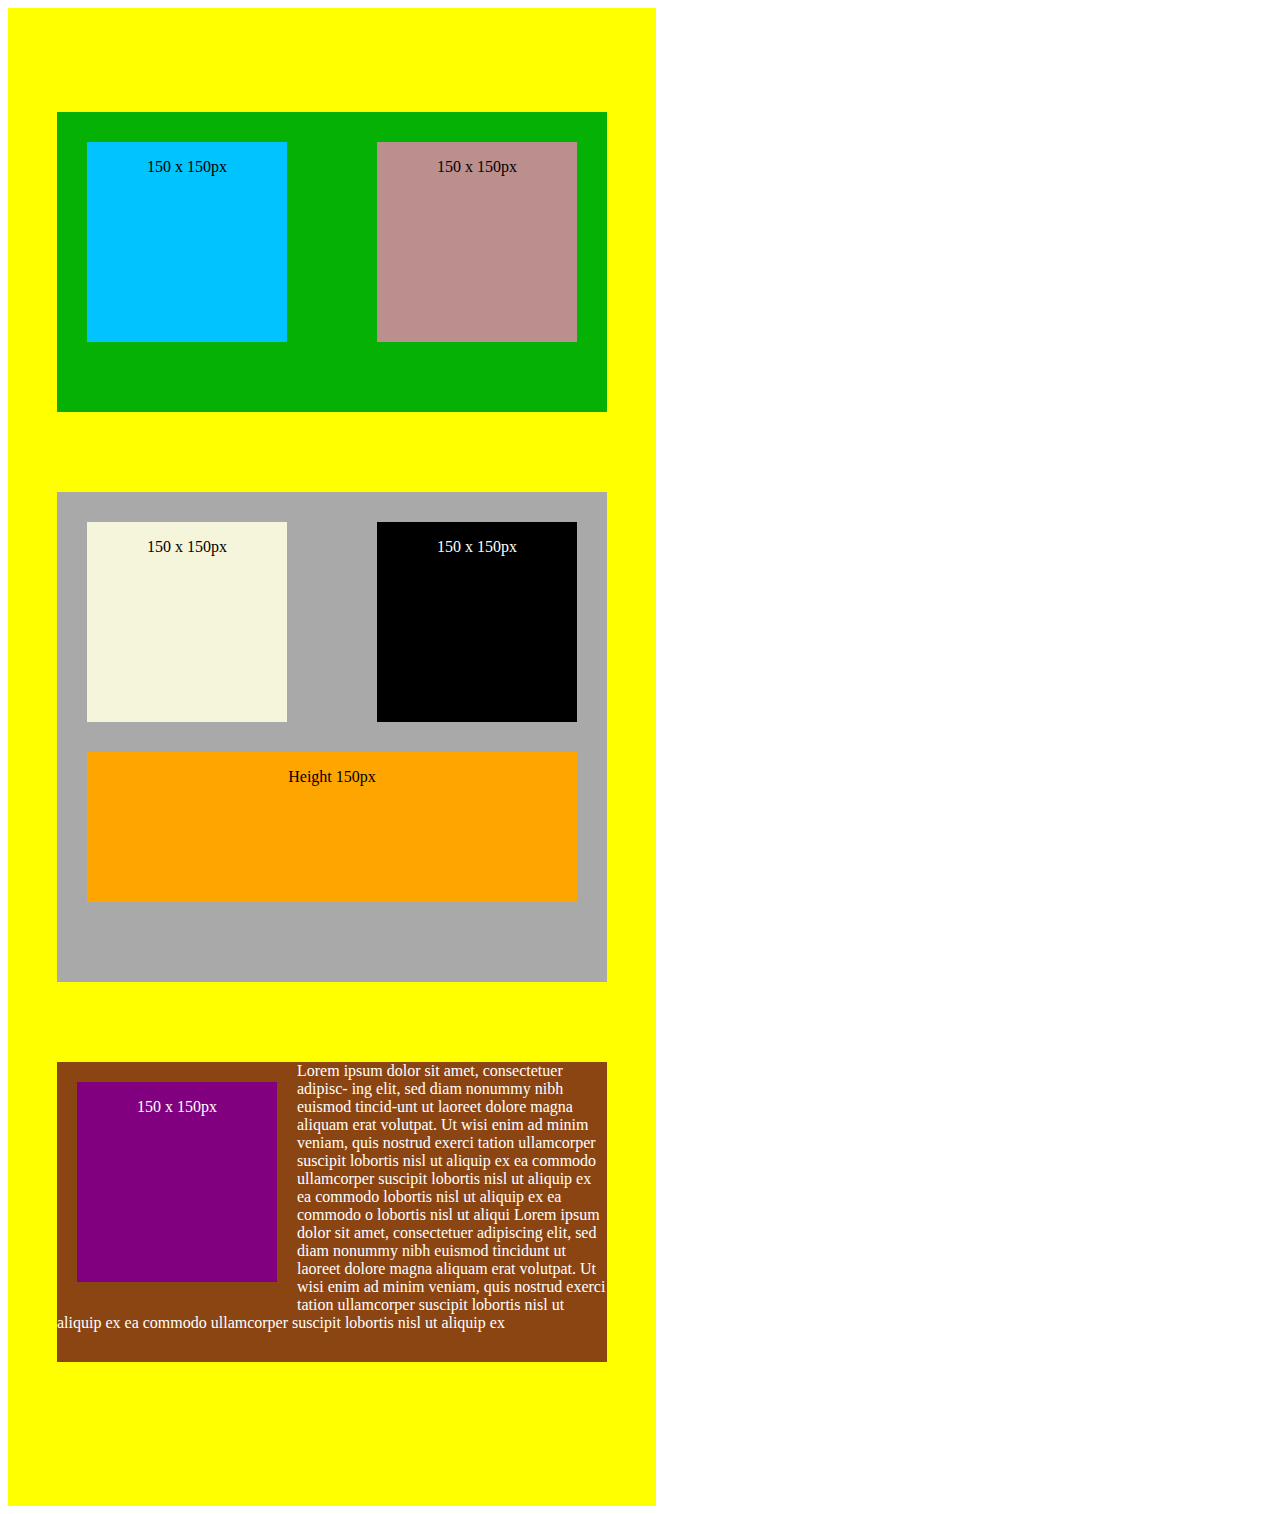
<file: float/float.html>
<!DOCTYPE html>
<html lang="en">
    <head>
        <meta charset="UTF-8" />
        <title>Float Assignment</title>
        <link rel="stylesheet" href="float.css" />
    </head>
    <body>
    <div class= yellow-box>
    <div class= green-box>
       <div class= blue-box>
        <p> 150 x 150px</p></div>
          <div class= brown-box>
        <p> 150 x 150px</p></div>
        </div>  
    <div class= grey-box>
        <div class= beige-box>
            <p> 150 x 150px</p>
        </div>
        <div class= black-box>
        <p> 150 x 150px</p></div>
        <div class= orange-box>
        <p>Height 150px</p></div>
        </div>
    <div class= brown2-box>
        <div class= purple-box>
        <p> 150 x 150px</p></div>
        <p>Lorem ipsum dolor sit amet, consectetuer adipisc- ing elit, sed diam nonummy nibh euismod tincid-unt ut laoreet dolore magna aliquam erat volutpat. Ut wisi enim ad minim veniam, quis nostrud exerci tation ullamcorper suscipit lobortis nisl ut aliquip ex ea commodo ullamcorper suscipit lobortis nisl ut aliquip ex ea commodo lobortis nisl ut aliquip ex ea commodo o lobortis nisl ut aliqui Lorem ipsum dolor sit amet, consectetuer adipiscing elit, sed diam nonummy nibh euismod tincidunt ut laoreet dolore magna aliquam erat volutpat. Ut wisi enim ad minim veniam, quis nostrud exerci tation ullamcorper suscipit lobortis nisl ut aliquip ex ea commodo ullamcorper suscipit lobortis nisl ut aliquip ex</p>
        
        </div>
  
    
        
        

        
    </div>
    
    
    
    
    
    
    
    
    
    
    
    
    
    
    
    
    
    
    
    
    </body>
</html>
</file>
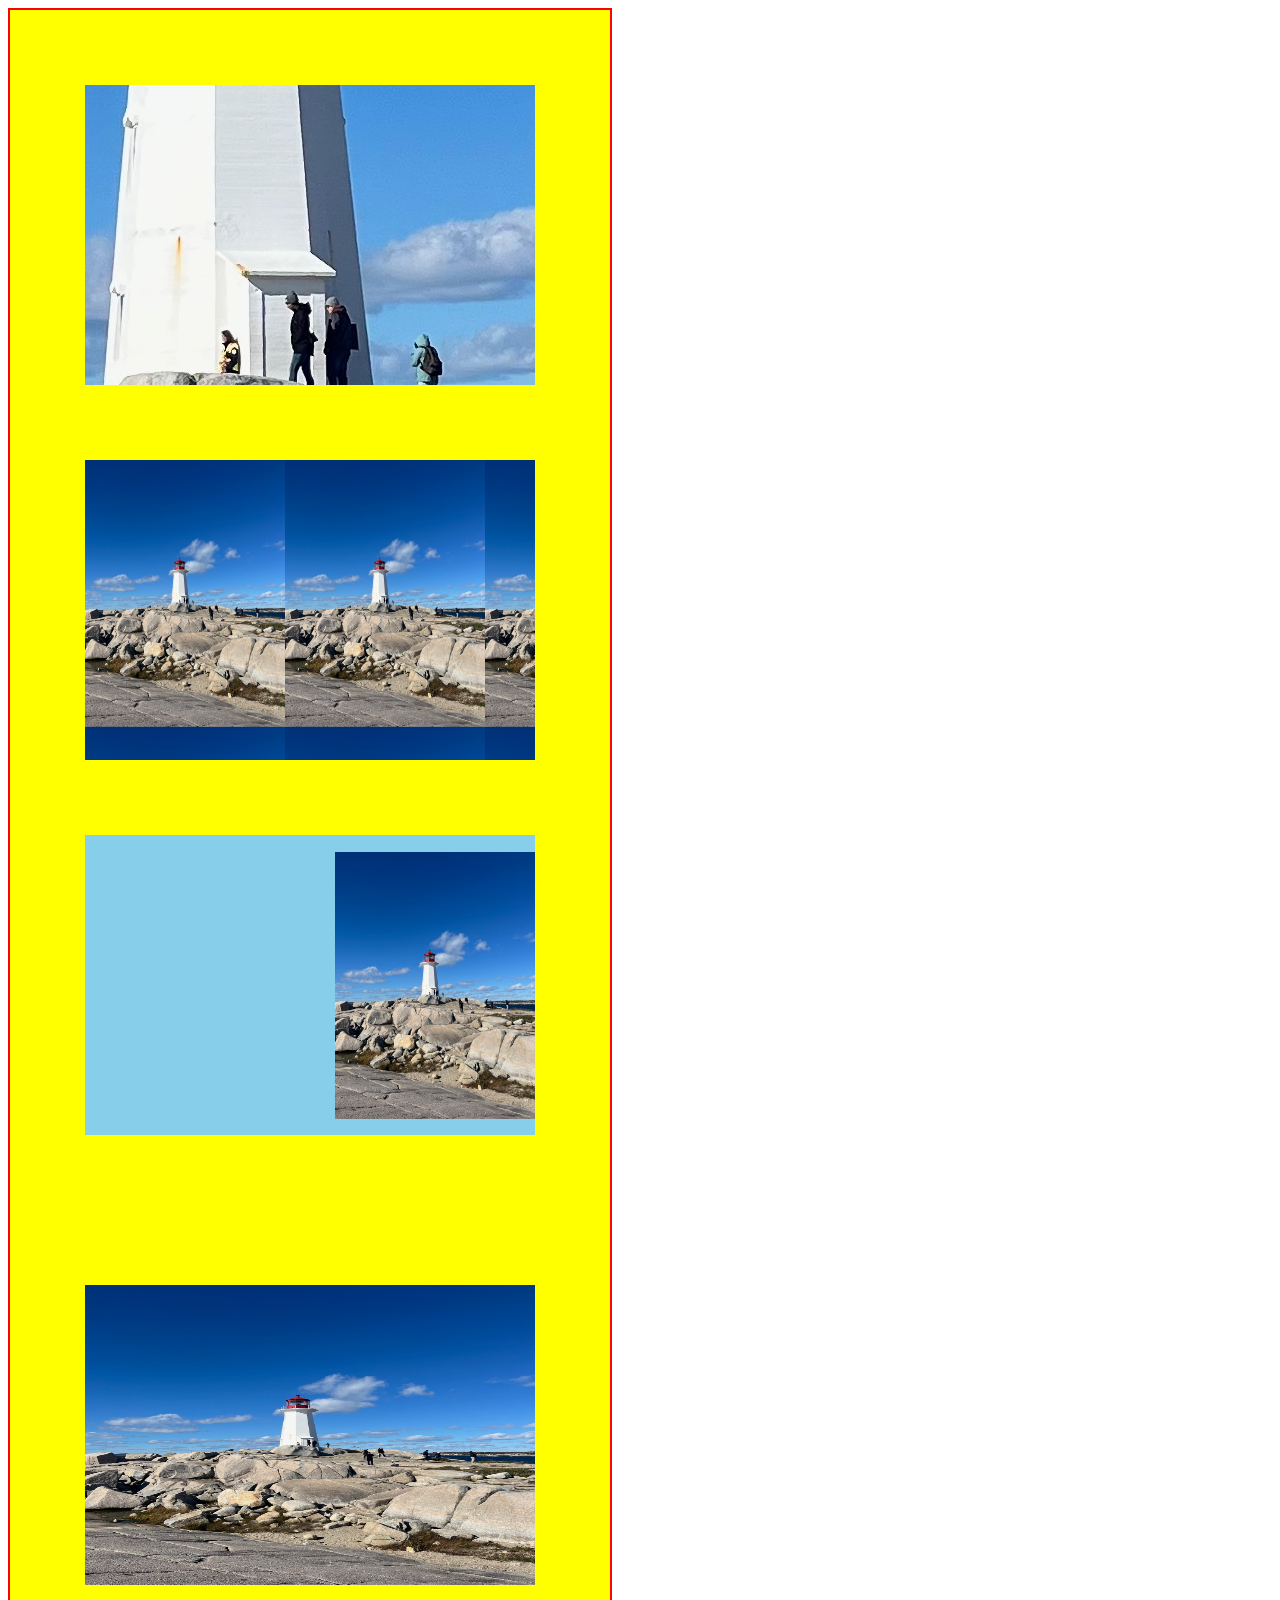
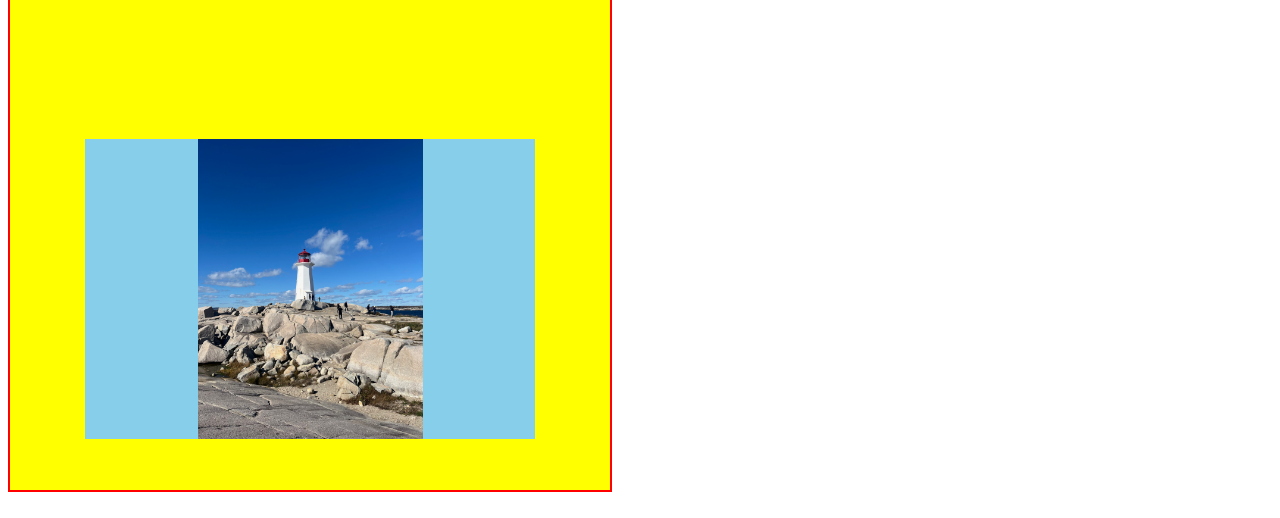
<file: image-styling/image.html>
<!doctype html>
<html lang="en">
    <head>
        <meta charset="UTF-8" />
        <title>Image Styling</title>
        <link rel="stylesheet" href="image.css" />
    </head>
    <body>
        <div class="yellow-box">
            <div class="first-image"></div>
            <div class="second-image"></div>
            <div class="third-image"></div>
            <img src="IMG_5010.jpeg" alt="Description" class="fourth-image" />
            <img src="IMG_5010.jpeg" alt="Description" class="fith-image"/>
        </div>
    </body>
</html>
</file>
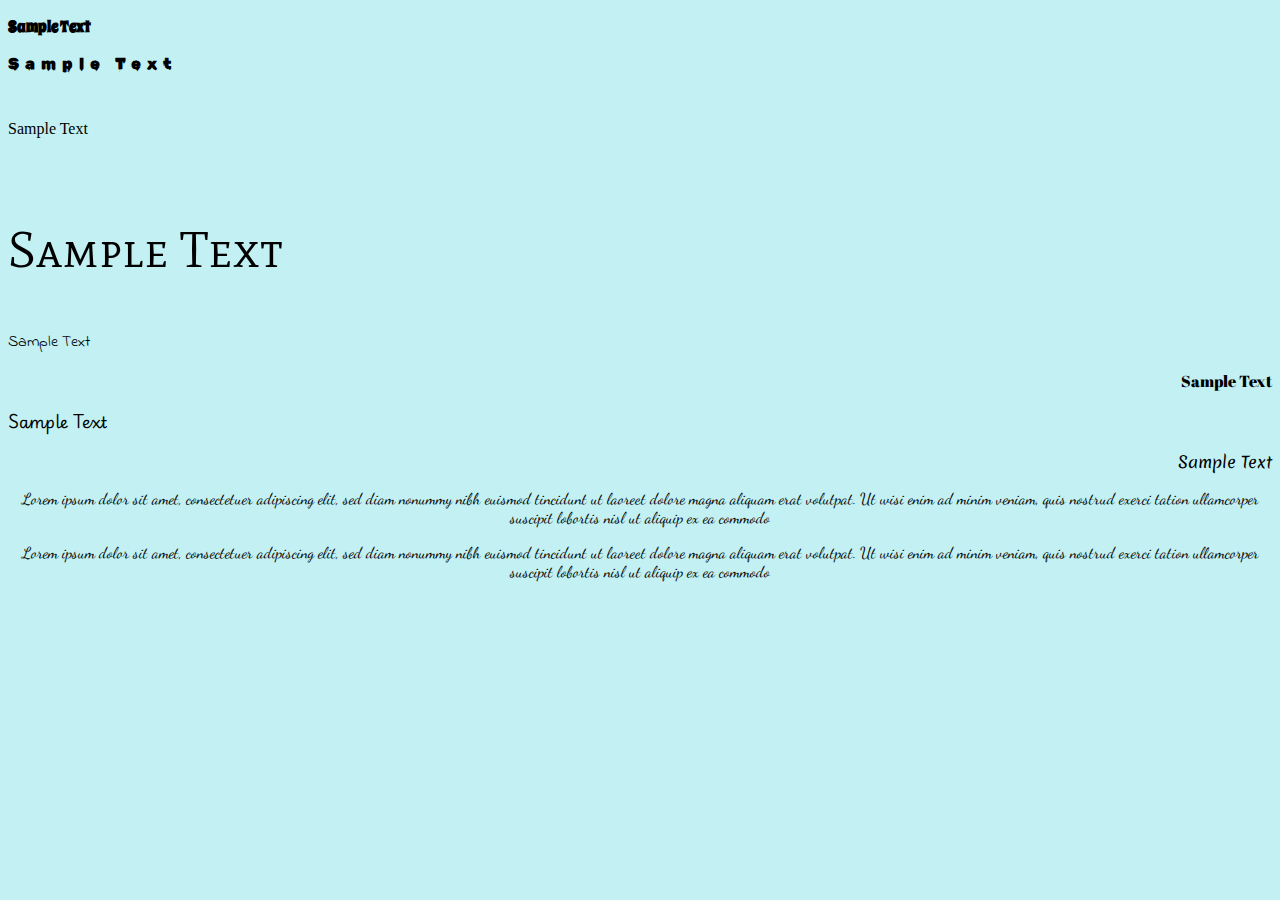
<file: type-workshop/type.html>
<!doctype html>
<html lang="en">
    <head>
        <meta charset="UTF-8" />
        <title>Type Workshop</title>
        <link rel="stylesheet" href="css/styles.css" />
        <link rel="preconnect" href="https://fonts.googleapis.com" />
        <link rel="preconnect" href="https://fonts.gstatic.com" crossorigin />
        <link rel="preconnect" href="https://fonts.googleapis.com">
<link rel="preconnect" href="https://fonts.gstatic.com" crossorigin>
<link href="https://fonts.googleapis.com/css2?family=Abril+Fatface&family=Dancing+Script:wght@400..700&family=Indie+Flower&family=Mate+SC&family=Merienda:wght@300..900&family=Permanent+Marker&family=Playwrite+GB+S:ital,wght@0,100..400;1,100..400&family=Rubik+Wet+Paint&family=Spicy+Rice&display=swap" rel="stylesheet">

        
    </head>

    <body>
        <div class="type-wrapper">
            <p class="type1">Sample Text</p>
            <p class="type2">Sample Text</p>
            <p class="type3">Sample Text</p>
            <p class="type4">Sample Text</p>
            <p class="type5">Sample Text</p>
            <p class="type6">Sample Text</p>
            <p class="type7">Sample Text</p>
            <p class="type8">Sample Text</p>
            <p class="type9">
                Lorem ipsum dolor sit amet, consectetuer adipiscing elit, sed diam nonummy nibh euismod tincidunt ut
                laoreet dolore magna aliquam erat volutpat. Ut wisi enim ad minim veniam, quis nostrud exerci tation
                ullamcorper suscipit lobortis nisl ut aliquip ex ea commodo
            </p>
            <p class="type10">
                Lorem ipsum dolor sit amet, consectetuer adipiscing elit, sed diam nonummy nibh euismod tincidunt ut
                laoreet dolore magna aliquam erat volutpat. Ut wisi enim ad minim veniam, quis nostrud exerci tation
                ullamcorper suscipit lobortis nisl ut aliquip ex ea commodo
            </p>
        </div>
    </body>
</html>
</file>
<file: css/styles.css>
h1{
    color:darkblue
}

body{
    background-color: #93C0E2;
}

.big-p{
    font-size: 1.5em; 
}
</file>
<file: assignment-1/styles.css>
h1{
    color:skyblue;
    text-align: center;
}

h2{
    color:skyblue;
    text-align: center;
}

.box-4{
    background-color:cornsilk;
    border: solid grey 5px;
    border-radius: 10px;
}
.image-1{
    width: 300px;
    height: 300px;
    object-fit: contain;
    margin: 25px auto;
}

p{
     max-width: 1000px;
    margin: 25px auto;
}

body{
    background-color:azure;
}

.box-1{
    background-color:cornsilk;
    border: solid grey 5px;
    border-radius: 10px;
}

.box-2{
     border: 10px solid #87d8db;
    width: 40px;
    height: 40px;
    background-color: #9292f4;
    display: inline-block;
    padding: 20px;
    margin: 25px auto;
}

.box-3{
    border: 10px solid #87d8db;
    width: 40px;
    height: 40px;
    background-color: #9292f4;
    display: inline-block;
    padding: 20px;
    margin: 25px auto;
}
</file>
<file: assignment-2/css/styles.css>
*{
    padding: 0;
    margin: 0;
}

body{
    width: 100%;
    height: 100%;
    overflow-x: hidden;
}

h1 {
    font-size: 64px;
    font-family: "Aoboshi One", serif;
}

h2 {
    font-size: 32px;
    font-family:  "Aoboshi One", serif;
}

h3 {
    font-size: 20px;
    font-family: "Aoboshi One", serif;
}

nav a{
    text-decoration: none;
    color: #000000;
    padding-left: 8px;
    padding-right: auto;
    text-align:right
}

header{
    display:flex;
    padding: 40px 60px;
    align-items: center;
    background-color: #FFFFFF;
}

.left-items{
    width: 100%;
    align-content: center;
}

.logo-dark{
    width:127px;
    height:40px;
}

.right-items {
display: flex;
justify-content: flex-end;
    align-content: center;
    gap: 24px;
    width: 100%;
}

.hero {
    display: flex;
    flex-direction: column;
    gap: 16px;
    justify-content: center;
    align-items: center;
    width: 100%;
    height: 548px;
    padding: 0 16px;
    background-image: url(../images/hero-bg.jpg);
    background-size: cover;
    color: #FFFFFF;
    text-align: center;
}

.button{
    padding: 8px 24px;
    background-color: #FFC900;
    text-decoration: none;
    color: #000000;
    font-family:"Inter", "serif";
    font-weight: 500;
    font-size: 24px;
}

main{
    flex-grow: 1;
    width: 100%;
    height: fit-content;
}

section{
    clear: both;
}

.heading-container {
    display: flex;
    flex-grow: 1;
    width: 100%;
    height: 100%;
}
.new-arrivals-box{
    display: flex;
    flex-grow:1;
    font-family: "Aoboshi One" , serif;
    font-size: 30px;
    justify-content: flex;
    margin-top: 0;
    padding: 85px;
}

.viewall-button-box{
    display: inline-flex;
    flex-grow: 1;
    align-content: flex-end;
    font-family: "Inter" , serif;
    font-size: 24px;
    justify-content: flex-end;
    align-items: right;
}


.image-gallery{
    display: flex;
    align-content: flex-start;
    flex-grow: 1;
    justify-content: center;
}

.image-container{
    display: flex;
    justify-content: center;
    gap: 23px;
    flex-wrap:wrap;
    flex-grow: 1;
    margin-bottom: 23px;
    align-content: flex-start;
}

.image-item{
    display: flex;
    flex-direction: column;
}

.image-item img{
    width: 100%;
    height: auto;
    border-radius: 2px;
}

.image-item p{
    display: flex;
    flex-wrap: wrap;
    flex-grow: 1;
    font-family: "Inter", serif;
    font-size: 20px;
    gap: 23px;
    width: 262px;
    height: 81px;
    margin-top: 23px;
}

h4{
    font-family: "Inter", serif;
        font-size:16px;
    margin-bottom: 55px;
}


.advertisment {
    display: flex;
    flex-grow: 1;
    flex-wrap: wrap;
    margin-bottom: 41px;
}

footer {
    display: flex;
    flex-direction: row;
    flex-grow: 1;
    background-color: #000000;
    width: 100%;
    height: fit-content;
    color: white;
}

.logo-light{
    display: flex;
    flex-direction: column;
    width: 127px;
    margin-left: 150px;
    margin-top: 90px;
}

h5{
    display: flex;
    justify-content: flex-start;
    flex-grow:1;
    margin-top: -65;
    margin-left: 150px;
    font-family: "Inter", "serif";
    font-size: 12px;
    font-weight: 200px;
}

.info-box{
    display: flex;
    flex-grow: 1;
    justify-content: flex-end;
    width: 100%;
        height: 330px;
    margin-left: 600px;
}

h6{
    display: flex;
    flex-grow: 1;
    font-family: "Aoboshi One", "serif";
    font-size: 15px;
    letter-spacing: 2px;
    font-weight:50px;
    color: #FFFFFF;
    gap: 8px;
}
.footer-right{
    display: flex;
    flex-direction: row;
    justify-content: flex-end;
    text-align:right;
    margin-right: 155px;
    gap: 43px;
}

.footer-column{
    display:flex;
    flex-direction: column;
    margin-top: 223px;
    text-align:right;
    margin: 10px;
}

.footer-column h6{
    display: flex;
    font-family: "Inter", serif;
    font-size: 16px;
    margin-bottom: 10px;
}

.footer-column a{
    display: flex;
    color: white;
    text-decoration: none;
    font-family: "Inter", serif;
    font-size: 14px;
    width: 100%;
    text-align: left;
    align-content: flex-start;
    margin-bottom: 10px;
}
.social-links {
    display: flex;
    margin-top:-63;
    gap: 10px;
}

.ad{
    background-image: url(../images/sale-bg.jpg);
    margin: 50px;
    text-align: left;
    padding: 27px;
    display: flex;
    flex-direction: column;
}

.button-two{
    background-color: black;
    padding: 5px;
    color: #FFC900;
    text-decoration: none;
    font-family: "Inter", serif;
    font-weight: 500px;
        font-size: 20px;
    width: fit-content;
}

.description{
    font-weight:200
}
</file>
<file: figma-rebuild/css/styles.css>
* {
    padding: 0;
    margin: 0;
}

section {
    padding: 80px 16px;
    display: flex;
    justify-content: center;
}

.badge {
    font-size: 12px;
    padding: 5px 10px;
    border: 1px solid;
    border-radius: 20px;
    width: fit-content;
}

.column-one {
    display: flex;
    flex-direction: row;
    gap: 30px;
    width: 100%;
}

p {
    font-size: 25px;
    font-family: manrope;
    display: flex;
    flex-direction: column;
}

.background-color {
    background-color: #fbfaf3;
    display: flex;
    gap: 200px;
    width: 100%;
    justify-content: center;
}

img {
    width: 463px;
    height: 435px;
}

.text-box {
    gap: 5px;
    width: 441px;
    display: flex;
    flex-direction: column;
}

.inner {
    display: flex;
    justify-content: space-between;
}

.heading {
    display: flex;
    justify-content: center;
    align-items: center;
    text-align: center;
    font-family: manrope;
    font-weight: 75px;
}

.p1 {
    text-align: center;
    font-weight: 50;
    width: 644px;
    font-size: 20px;
    padding: 20px;
    
}

.badge-2 {
    font-size: 12px;
    background-color: black;
    color: white;
    padding: 10px 20px;
    border: 1px solid;
    border-radius: 20px;
    width: fit-content;
    text-decoration: none;
    font-family: manrope;
    gap: 10px;
margin: auto;
    
    
}

.badge2{
   padding: 100px;
}
</file>
<file: provided-Site/css/styles.css>
* {
    padding: 0;
    margin: 0;
    font-family: "Manrope", sans-serif;
}

h1, h2 {
    font-size: 42px;
    font-weight: 400;
    letter-spacing: -2%;
}

h3 {
    font-size: 24px;
    font-weight: 500;
    letter-spacing: -2%;
}

p {
    font-size: 22px;
    font-weight: 400;
    letter-spacing: -1%;
}

strong {
    font-weight: 600;
}

.lg-text {
    font-size: 28px;
    letter-spacing: -2%;
    font-weight: 300;
}

img {
    width: 100%;
}

.button {
    display: flex;
    padding: 16px 36px;
    border-radius: 50px;
    background-color: #111111;
    color: #FFFFFF;
    font-size: 18px;
    text-decoration: none;
    width: fit-content;
}

.badge {
    display: flex;
    padding: 5px 10px;
    border: 0.8px solid #111111;
    border-radius: 20px;
    font-size: 12px;
    width: fit-content;
}

/* Hero Section */
.hero {
    display: flex;
    flex-direction: column;
    align-items: center;
    gap: 30px;
    padding: 120px 16px;
    text-align: center;
}

.hero p {
    max-width: 644px;
}

/* About Section */
.about {
    display: flex;
    justify-content: center;
    background-color: #FBFAF3;
    padding: 120px 16px;
}

.about .inner-container {
    display: flex;
    justify-content: space-between;
    align-items: center;
    width: 100%;
    max-width: 1078px;
}

.about img {
    max-width: 463px;
    height: 435px;
    object-fit: cover;
}

.about .text {
    display: flex;
    flex-direction: column;
    gap: 30px;
    width: 100%;
    max-width: 457px;
    padding-left: 16px;
}

/* Services Section */
.our-services {
    display: flex;
    justify-content: center;
    padding: 80px 16px;
}

.our-services .inner-container {
    display: flex;
    flex-direction: column;
    gap: 56px;
    width: 100%;
    max-width: 1340px;
}

.services {
    display: flex;
    gap: 50px;
}

.service {
    display: flex;
    flex-direction: column;
    gap: 30px;
}

.service .text {
    display: flex;
    flex-direction: column;
    gap: 20px;
}

/* Testimonial Section */
.testimonial {
    display: flex;
    justify-content: center;
    background-color: #FBFAF3;
    padding: 120px 16px;
}

.testimonial .inner-container {
    display: flex;
    justify-content: space-between;
    width: 100%;
    max-width: 1078px;
}

.testimonial .text {
    display: flex;
    flex-direction: column;
    justify-content: space-between;
    width: 100%;
    max-width: 360px;
}

.quote {
    display: flex;
    flex-direction: column;
    gap: 27px;
}

.location {
    font-size: 12px;
}

.testimonial img {
    max-width: 490px;
    height: 490px;
    object-fit: cover;
}

/* Pricing Section */
.pricing {
    display: flex;
    flex-direction: column;
    align-items: center;
    gap: 76px;
    padding: 80px 16px;
    text-align: center;
}

.pricing .text {
    display: flex;
    flex-direction: column;
    gap: 32px;
}

.options {
    display: flex;
    gap: 50px;
    width: 100%;
    max-width: 876px;
}

.option {
    display: flex;
    flex-direction: column;
    gap: 30px;
    text-align: left;
    padding: 50px;
    border: 1px solid #CFCFCF;
    border-radius: 10px;
}

.option .text {
    display: flex;
    flex-direction: column;
    gap: 20px;
}

ul {
    display: flex;
    flex-direction: column;
    gap: 10px;
    font-size: 14px;
    list-style-type: none;
}

.pricing .button {
    width: auto;
    justify-content: center;
}

/* CTA: Newsletter Sign Up */
.cta {
    display: flex;
    flex-direction: column;
    align-items: center;
    gap: 40px;
    padding: 80px 16px;
    background-color: #FFEE58;
    text-align: center;
}

.cta p {
    max-width: 805px;
}

.email-form {
    display: flex;
    justify-content: center;
    gap: 16px;
    width: 100%;
}

input {
    width: 100%;
    max-width: 352px;
    padding: 17px 25px;
    border: none;
    border-radius: 50px;
    font-size: 18px;
}

/* mobile view */
@media only screen and (max-width:768px) {
    /*testimonial section */
    
    .testimonial{
        padding: 40px 16px;
    }
    
    .testimonial .inner-container{
        flex-direction: column-reverse;
        gap: 20px;
    }
    
    .testimonial .text{
        max-width: none;
    }
    
    .testimonial img{
        max-width: none;
    }
}

@media only screen and (max-width:768px) {
    /* services section */
    
    .services{
        padding: 80px 16px;
         flex-direction: column-reverse;
    }
}

@media only screen and (max-width:768px) {
    /* pricing section */
    
    .pricing {
        padding: 40px 16px;
    }
    
    .options{
        flex-direction:column;
    }
    
}
@media only screen and (max-width:768px) {
    /* about section */
    
    .about .inner-container {
        flex-direction: column;
        padding: 40px 16px;
        gap: 20px;
    }
    
    .about{
        max-width: none;
    }
    
    .about img{
        max-width: none;
    }
    
    .about .text{
        max-width: none;
    }
}

@media only screen and (max-width:768px) {
    /* sign up section */
    
    .email-form {
        flex-direction: column;
        gap: 20px;
        align-items: center;
    }
    
}
</file>
<file: thornbloom-assignment/css/styles.css>
* {
    padding: 0;
    margin: 0;
}

header {
    background-color: white;
    display: flex;
    justify-content: space-between;
    align-items: center;
    padding: 20px;
    flex-wrap: wrap;
    gap: 20px;
}

nav a {
    text-decoration: none;
    padding-left: 8px;
    color: #040448;
}

.logo {
    width: 180px;
}

.hero {
    background-image: url(../images/banner-img.jpg);
    background-size: cover;
    background-position-x: center center;
    color: white;
    height: 300px;
    display: flex;
    flex-direction: column;
    justify-content: center;
    align-items: center;
}

.boxes {
    display: flex;
    gap: 8px;
    padding: 20px;
}

.first-image {
    flex-grow: 1;
    width: 100%;
}

.first-text {
    background-color: white;
    flex-grow: 1;
    padding: 10px;
}

h2 {
    color: navy;
    padding: 20px;
}

.intro {
    text-align: center;
    color: #040448;
}

h3 {
    padding: 10px;
}
.buttons {
    padding: 20px;
}

.button-1 {
    background-color: navy;
    color: white;
    width: 150px;
    padding: 5px;
    display: inline-block;
    border: 5px solid navy;
}

.button-2 {
    background-color: whitesmoke;
    color: navy;
    border: 5px solid navy;
    width: 140px;
    padding: 5px;
    display: inline-block;
}

.p1 {
    padding: 10px;
}

.p2 {
    padding: 10px;
}

.p3 {
    padding: 10px;
}

.p4 {
    padding: 10px;
}

footer {
    background-color: #f5f5f5;
    padding: 10px;
}

.p4{
    text-align:center;
    padding: 20px;
}

.p5{
    text-align: center;
    padding: 10px;
    
}
</file>
<file: box-model/styles.css>
.green-container{
    background-color: green;
    width: 600px;
    border: 4px solid #FF0000;
    border-radius: 16px;
    margin: 40px auto;
}

.box-one{
    background-color: aqua;
    height: 100px;
    width: 100px;
    text-align: center;
    margin: 25px auto;
    border-radius: 10px;
}

.box-two{
    height:190px;
    width: 150px;
    margin: 40px;
    background-color: #006afc;
    text-align:center;
    border-radius: 10px;
    color: white
    
}

.box-three{
    height: 100px;
    width: 170px;
    text-align:center;
    background-color: #d88c00;
    border-radius: 10px;
    margin: 40px auto;
        
}

.yellow-box{
    background-color: yellow;
    height: 860px;
    width: 700px;
    border: 3px solid #FF0000;
    border-radius: 10px;
}

.box-four{
    background-color: red;
    text-align: center;
    height: 200px;
    width: 150px;
    border-radius: 10px;
    margin: 40px;
    color: white;
}
</file>
<file: float/float.css>
.yellow-box {
    background-color: yellow;
    width: 600px;
    height: 1450px;
    padding: 24px;
}

.green-box {
    background-color: #06b106;
    height: 300px;
    width: 550px;
    margin: 80px auto;
    text-align:center;
}

.brown-box {
    background-color: rosybrown;
    height: 200px;
    width: 200px;
    margin: 30px;
    float: right;
}

.blue-box {
    background-color: #00c3ff;
    height: 200px;
    width: 200px;
    margin: 30px;
    float: left;
}

.grey-box{
    background-color: darkgrey;
    height: 490px;
    width: 550px;
    text-align:center;
    margin: 80px auto;
}

.beige-box{
    background-color: beige;
    height: 200px;
    width: 200px;
    margin: 30px;
    float: left;
}

.black-box{
    background-color: black;
    height: 200px;
    width: 200px;
    margin: 30px;
    float: right;
    color: white;
}

.orange-box{
    background-color: orange;
    height: 150px;
    width: 490px;
    display: inline-block;
}

.brown2-box{
    background-color: saddlebrown;
    height: 300px;
    width: 550px;
    color: white;
    margin: 80px auto;
}


.purple-box{
    background-color: purple;
    height: 200px;
    width: 200px;
    float: left;
    color: white;
    margin: 20px;
    text-align: center;
}
</file>
<file: image-styling/image.css>
.yellow-box {
    background-color: yellow;
    width: 600px;
    height: 2080px;
    border: 2px solid red;
}

.first-image {
    background-image: url(IMG_5010.jpeg);
    width: 450px;
    height: 300px;
    background-repeat: no-repeat;
    background-position: center center;
    margin: 75px;
}

.second-image{
    background-image: url(IMG_5010.jpeg);
    background-size: 200px;
    width: 450px;
    height: 300px;
    margin: 75px;
    object-fit: contain;
}



.third-image{
    background-color: skyblue;
      background-image: url(IMG_5010.jpeg);
    background-size: 200px;
    width: 450px;
    height: 300px;
    background-repeat: no-repeat;
    background-position: right center;
    margin: 75px;
   
}

.fourth-image{
    width: 450px;
    height: 300px;
    margin: 75px; 
    
}

.fith-image{
    background-color: skyblue;
    background-position: bottom center;
    margin: 75px;
    width: 450px;
    height: 300px;
    object-fit: contain;
}
</file>
<file: type-workshop/css/styles.css>
.type1 {
    font-family: "Spicy Rice", serif;
    font-weight: 400;
    font-style: normal;
}

.type2 {
    font-family: "Rubik Wet Paint", serif;
    font-weight: 400;
    font-style: normal;
}

.type3 {
    font-family: "Permanent Marker", serif;
    font-weight: 400;
    font-style: normal;
}

.type4 {
    font-family: "Mate SC", serif;
    font-weight: 400;
    font-style: normal;
}

.type5 {
    font-family: "Indie Flower", serif;
    font-weight: 400;
    font-style: normal;
}

.type6 {
    font-family: "Abril Fatface", serif;
    font-weight: 400;
    font-style: normal;
}


.type7 {
  font-family: "Playwrite GB S", serif;
  font-optical-sizing: auto;
  font-style: normal;
}

.type8{
      font-family: "Merienda", serif;
  font-optical-sizing: auto;
  font-style: normal;
}

.type9{
     font-family: "Dancing Script", serif;
  font-optical-sizing: auto;
  font-style: normal;
}

.type10{
     font-family: "Dancing Script", serif;
  font-optical-sizing: auto;
  font-style: normal;
}
body {
    background-color: #c2f0f3;
}

.type1 {
    font-weight: 600;
}

.type2 {
    letter-spacing: 6px;
}

.type3 {
    line-height: 5;
}

.type4 {
    font-size: 50px;
}

.type5 {
    text-align: left;
}

.type6 {
    text-align: right;
}

.type7 {
    text-align: left;
}

.type8 {
    text-align: right;
}

.type9 {
    text-align: center;
}

.type10 {
    text-align: center;
}
</file>
